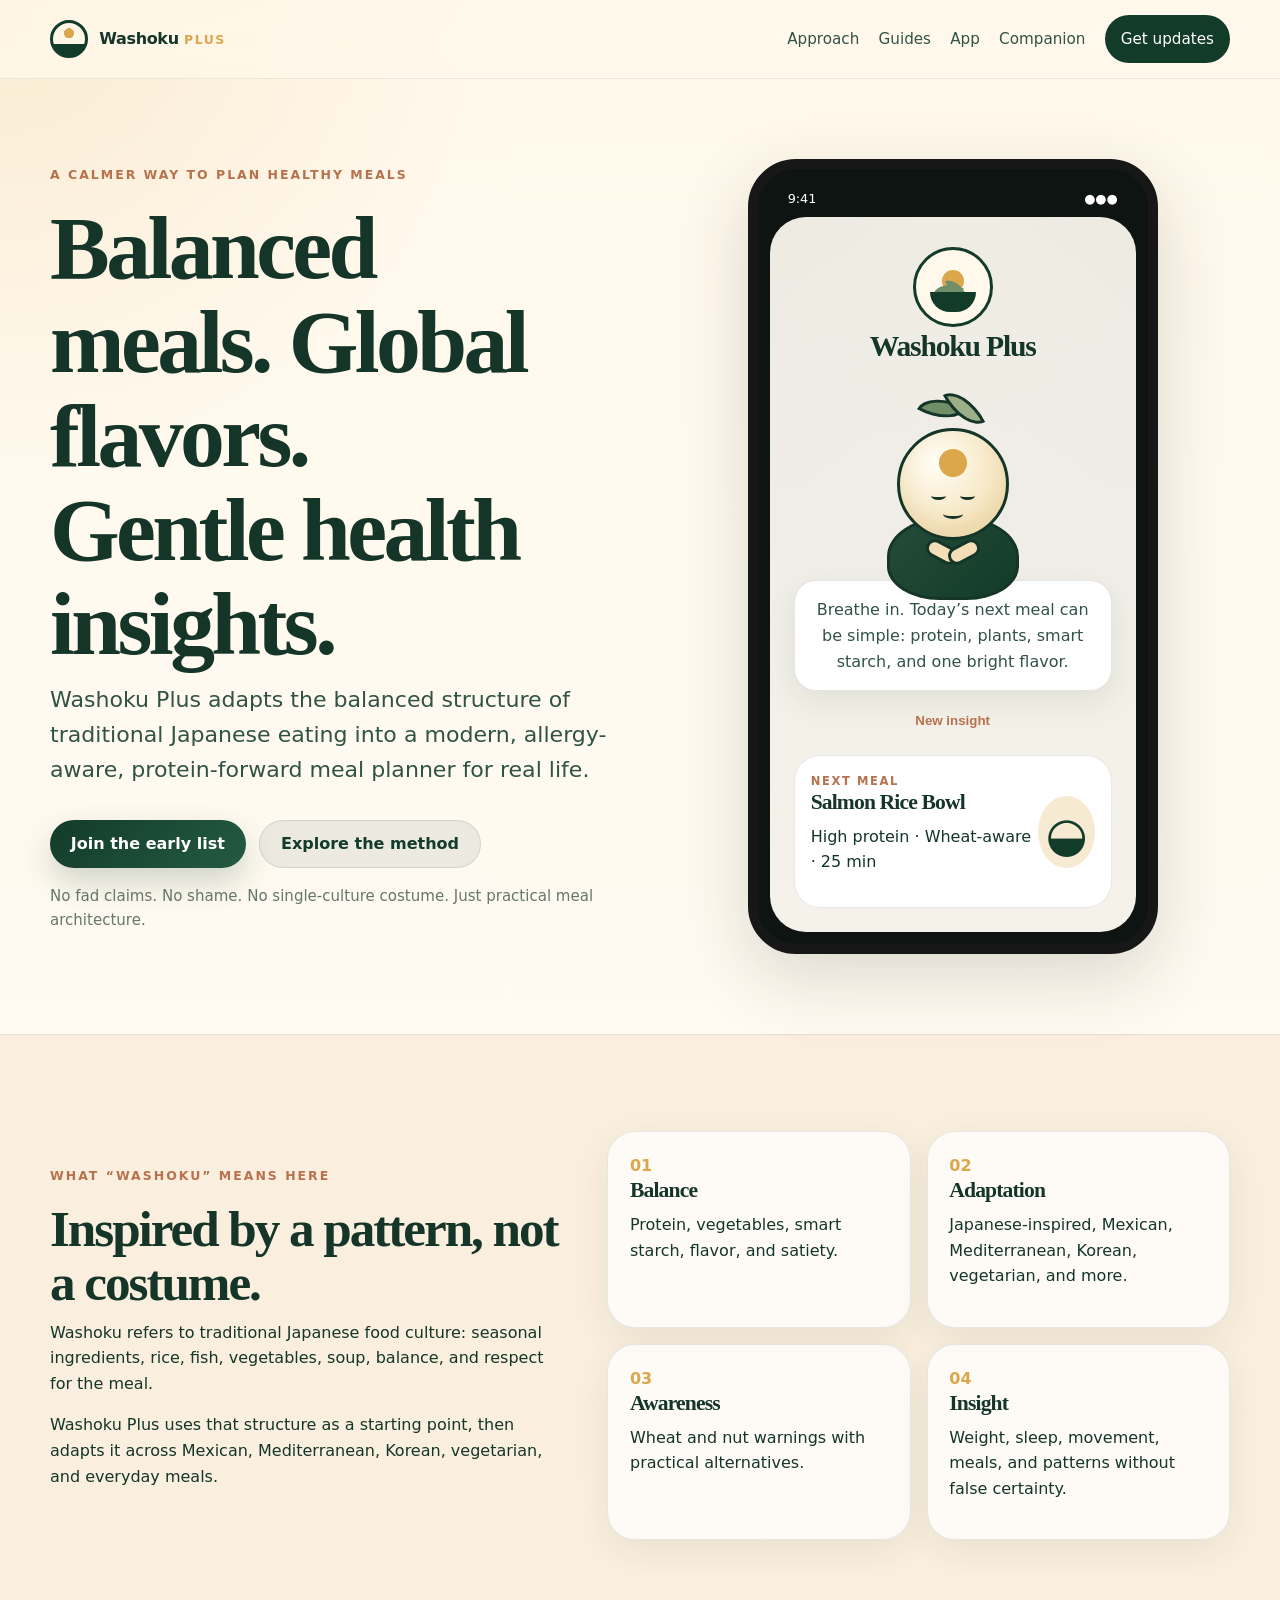
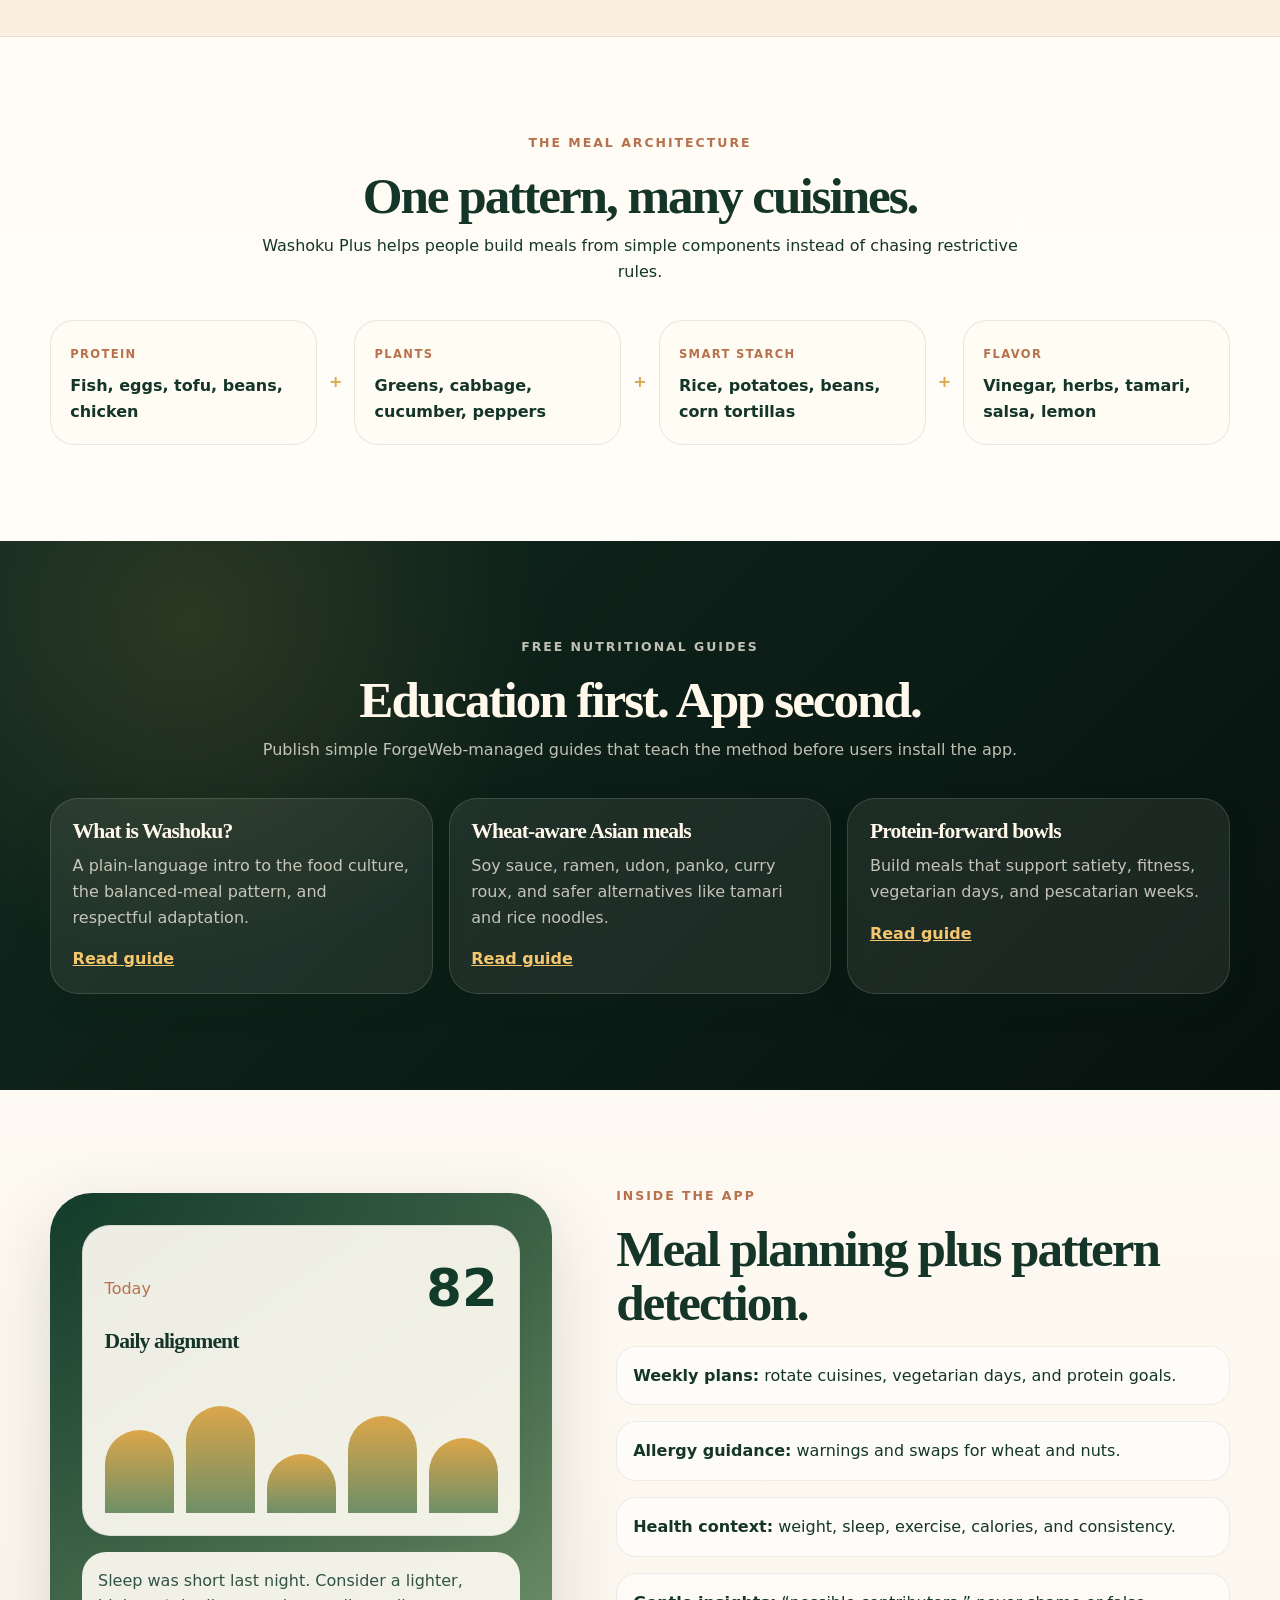
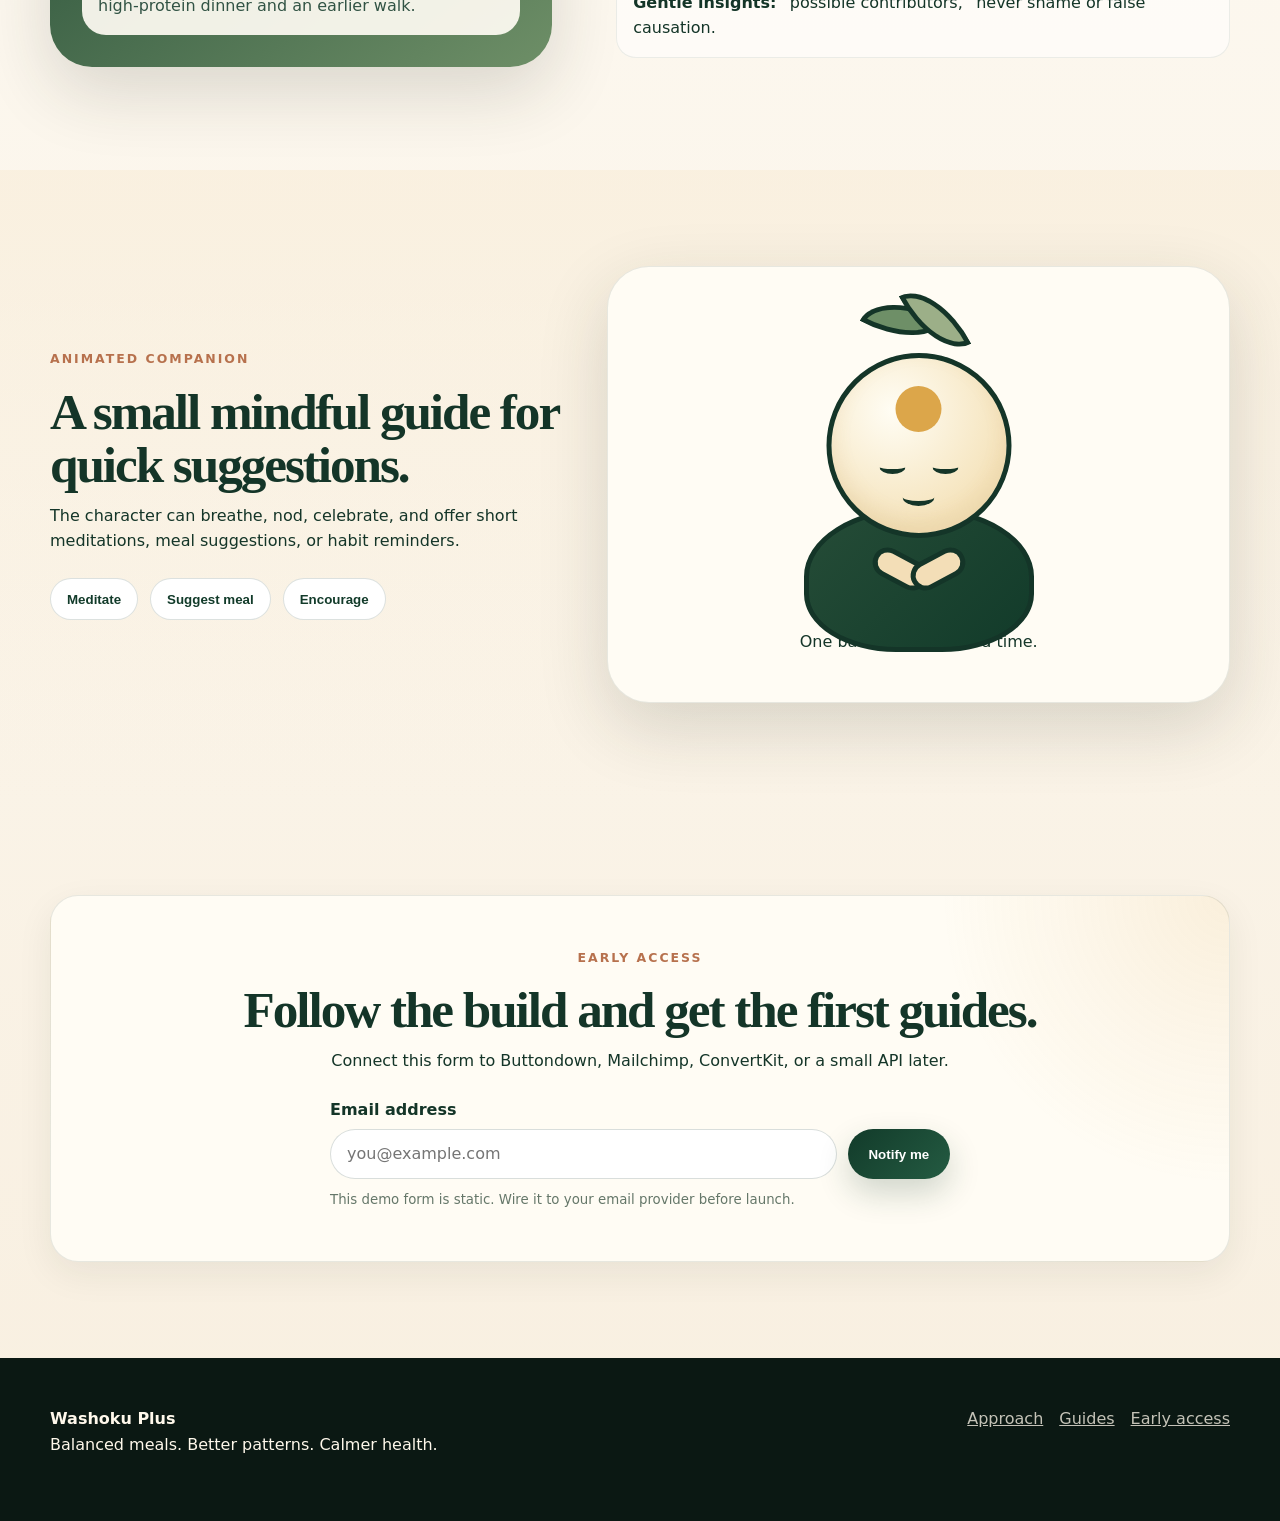
<file: website/index.html>
<!doctype html>
<html lang="en">
<head>
  <meta charset="utf-8">
  <meta name="viewport" content="width=device-width,initial-scale=1">
  <title>Washoku Plus — Balanced meals. Better patterns.</title>
  <meta name="description" content="A calm meal-planning app inspired by Washoku and adapted for global, allergy-aware, protein-forward, holistic health planning.">
  <meta name="theme-color" content="#123B2A">
  <meta property="og:title" content="Washoku Plus">
  <meta property="og:description" content="Balanced meals, mindful habits, and holistic health insights inspired by Washoku.">
  <meta property="og:image" content="assets/images/og-washoku-plus.svg">
  <link rel="icon" href="assets/images/favicon.svg">
  <link rel="stylesheet" href="assets/css/styles.css">
  <script defer src="assets/js/app.js"></script>
</head>
<body>
<header class="site-header">
  <nav class="shell nav">
    <a class="brand" href="#top" aria-label="Washoku Plus home">
      <span class="logo-dot" aria-hidden="true"></span>
      <span>Washoku <strong>Plus</strong></span>
    </a>
    <button class="menu-button" aria-expanded="false" aria-controls="nav-links">Menu</button>
    <div class="nav-links" id="nav-links">
      <a href="#approach">Approach</a>
      <a href="#guides">Guides</a>
      <a href="#app">App</a>
      <a href="#companion">Companion</a>
      <a href="#waitlist" class="nav-cta">Get updates</a>
    </div>
  </nav>
</header>

<main>
  <section id="top" class="hero shell">
    <div class="hero-copy reveal">
      <p class="eyebrow">A calmer way to plan healthy meals</p>
      <h1>Balanced meals. Global flavors. Gentle health insights.</h1>
      <p class="lead">Washoku Plus adapts the balanced structure of traditional Japanese eating into a modern, allergy-aware, protein-forward meal planner for real life.</p>
      <div class="hero-actions">
        <a class="button primary" href="#waitlist">Join the early list</a>
        <a class="button secondary" href="#approach">Explore the method</a>
      </div>
      <p class="microcopy">No fad claims. No shame. No single-culture costume. Just practical meal architecture.</p>
    </div>

    <aside class="phone-card reveal" aria-label="Washoku Plus app preview">
      <div class="phone">
        <div class="phone-status">9:41 <span>●●●</span></div>
        <div class="phone-content">
          <div class="app-logo">
            <div class="round-logo" aria-hidden="true">
              <span class="sun"></span><span class="leaf leaf-a"></span><span class="leaf leaf-b"></span><span class="bowl"></span>
            </div>
            <h2>Washoku Plus</h2>
          </div>

          <div class="companion-widget">
            <div class="mascot mascot-meditate" id="mascot" role="img" aria-label="Washoku Plus companion meditating">
              <div class="sprout left"></div><div class="sprout right"></div>
              <div class="head"><span class="gold-dot"></span><span class="eye eye-left"></span><span class="eye eye-right"></span><span class="smile"></span></div>
              <div class="body"><span class="hand hand-left"></span><span class="hand hand-right"></span></div>
            </div>
            <div class="speech" id="insightText">Breathe in. Today’s next meal can be simple: protein, plants, smart starch, and one bright flavor.</div>
            <button class="text-button" id="newInsightBtn" type="button">New insight</button>
          </div>

          <div class="next-meal-card">
            <div><p class="card-label">Next meal</p><h3>Salmon Rice Bowl</h3><p>High protein · Wheat-aware · 25 min</p></div>
            <div class="meal-icon" aria-hidden="true">◒</div>
          </div>
        </div>
      </div>
    </aside>
  </section>

  <section id="approach" class="section warm">
    <div class="shell two-column">
      <div class="reveal">
        <p class="eyebrow">What “Washoku” means here</p>
        <h2>Inspired by a pattern, not a costume.</h2>
        <p>Washoku refers to traditional Japanese food culture: seasonal ingredients, rice, fish, vegetables, soup, balance, and respect for the meal.</p>
        <p>Washoku Plus uses that structure as a starting point, then adapts it across Mexican, Mediterranean, Korean, vegetarian, and everyday meals.</p>
      </div>
      <div class="principles-grid reveal">
        <article><span>01</span><h3>Balance</h3><p>Protein, vegetables, smart starch, flavor, and satiety.</p></article>
        <article><span>02</span><h3>Adaptation</h3><p>Japanese-inspired, Mexican, Mediterranean, Korean, vegetarian, and more.</p></article>
        <article><span>03</span><h3>Awareness</h3><p>Wheat and nut warnings with practical alternatives.</p></article>
        <article><span>04</span><h3>Insight</h3><p>Weight, sleep, movement, meals, and patterns without false certainty.</p></article>
      </div>
    </div>
  </section>

  <section class="section shell">
    <div class="section-heading reveal">
      <p class="eyebrow">The meal architecture</p>
      <h2>One pattern, many cuisines.</h2>
      <p>Washoku Plus helps people build meals from simple components instead of chasing restrictive rules.</p>
    </div>
    <div class="pattern-row reveal">
      <div class="pattern-card"><span>Protein</span><strong>Fish, eggs, tofu, beans, chicken</strong></div>
      <div class="pattern-plus">+</div>
      <div class="pattern-card"><span>Plants</span><strong>Greens, cabbage, cucumber, peppers</strong></div>
      <div class="pattern-plus">+</div>
      <div class="pattern-card"><span>Smart starch</span><strong>Rice, potatoes, beans, corn tortillas</strong></div>
      <div class="pattern-plus">+</div>
      <div class="pattern-card"><span>Flavor</span><strong>Vinegar, herbs, tamari, salsa, lemon</strong></div>
    </div>
  </section>

  <section id="guides" class="section dark">
    <div class="shell">
      <div class="section-heading reveal">
        <p class="eyebrow">Free nutritional guides</p>
        <h2>Education first. App second.</h2>
        <p>Publish simple ForgeWeb-managed guides that teach the method before users install the app.</p>
      </div>
      <div class="guide-grid">
        <article class="guide-card reveal"><h3>What is Washoku?</h3><p>A plain-language intro to the food culture, the balanced-meal pattern, and respectful adaptation.</p><a href="guides/what-is-washoku.html">Read guide</a></article>
        <article class="guide-card reveal"><h3>Wheat-aware Asian meals</h3><p>Soy sauce, ramen, udon, panko, curry roux, and safer alternatives like tamari and rice noodles.</p><a href="guides/wheat-aware-asian-meals.html">Read guide</a></article>
        <article class="guide-card reveal"><h3>Protein-forward bowls</h3><p>Build meals that support satiety, fitness, vegetarian days, and pescatarian weeks.</p><a href="guides/protein-forward-bowls.html">Read guide</a></article>
      </div>
    </div>
  </section>

  <section id="app" class="section shell">
    <div class="feature-layout">
      <div class="dashboard-preview reveal">
        <div class="dashboard-card">
          <div class="dashboard-top"><span>Today</span><strong>82</strong></div>
          <h3>Daily alignment</h3>
          <div class="metric-bars" aria-hidden="true"><span style="--h:62%"></span><span style="--h:80%"></span><span style="--h:44%"></span><span style="--h:72%"></span><span style="--h:56%"></span></div>
        </div>
        <div class="dashboard-note">Sleep was short last night. Consider a lighter, high-protein dinner and an earlier walk.</div>
      </div>
      <div class="reveal">
        <p class="eyebrow">Inside the app</p>
        <h2>Meal planning plus pattern detection.</h2>
        <ul class="feature-list">
          <li><strong>Weekly plans:</strong> rotate cuisines, vegetarian days, and protein goals.</li>
          <li><strong>Allergy guidance:</strong> warnings and swaps for wheat and nuts.</li>
          <li><strong>Health context:</strong> weight, sleep, exercise, calories, and consistency.</li>
          <li><strong>Gentle insights:</strong> “possible contributors,” never shame or false causation.</li>
        </ul>
      </div>
    </div>
  </section>

  <section id="companion" class="section companion-section">
    <div class="shell two-column">
      <div class="reveal">
        <p class="eyebrow">Animated companion</p>
        <h2>A small mindful guide for quick suggestions.</h2>
        <p>The character can breathe, nod, celebrate, and offer short meditations, meal suggestions, or habit reminders.</p>
        <div class="interaction-panel"><button data-mode="meditate">Meditate</button><button data-mode="suggest">Suggest meal</button><button data-mode="celebrate">Encourage</button></div>
      </div>
      <div class="companion-stage reveal">
        <div class="mascot large mascot-meditate" id="largeMascot" aria-hidden="true">
          <div class="sprout left"></div><div class="sprout right"></div>
          <div class="head"><span class="gold-dot"></span><span class="eye eye-left"></span><span class="eye eye-right"></span><span class="smile"></span></div>
          <div class="body"><span class="hand hand-left"></span><span class="hand hand-right"></span></div>
        </div>
        <p id="companionCaption">One balanced meal at a time.</p>
      </div>
    </div>
  </section>

  <section id="waitlist" class="section shell">
    <div class="waitlist-card reveal">
      <p class="eyebrow">Early access</p>
      <h2>Follow the build and get the first guides.</h2>
      <p>Connect this form to Buttondown, Mailchimp, ConvertKit, or a small API later.</p>
      <form class="signup-form" action="#" method="post">
        <label for="email">Email address</label>
        <div><input id="email" name="email" type="email" placeholder="you@example.com"><button class="button primary" type="submit">Notify me</button></div>
        <small>This demo form is static. Wire it to your email provider before launch.</small>
      </form>
    </div>
  </section>
</main>

<footer class="site-footer">
  <div class="shell footer-grid">
    <div><strong>Washoku Plus</strong><p>Balanced meals. Better patterns. Calmer health.</p></div>
    <div><a href="#approach">Approach</a><a href="#guides">Guides</a><a href="#waitlist">Early access</a></div>
  </div>
</footer>
</body>
</html>
</file>
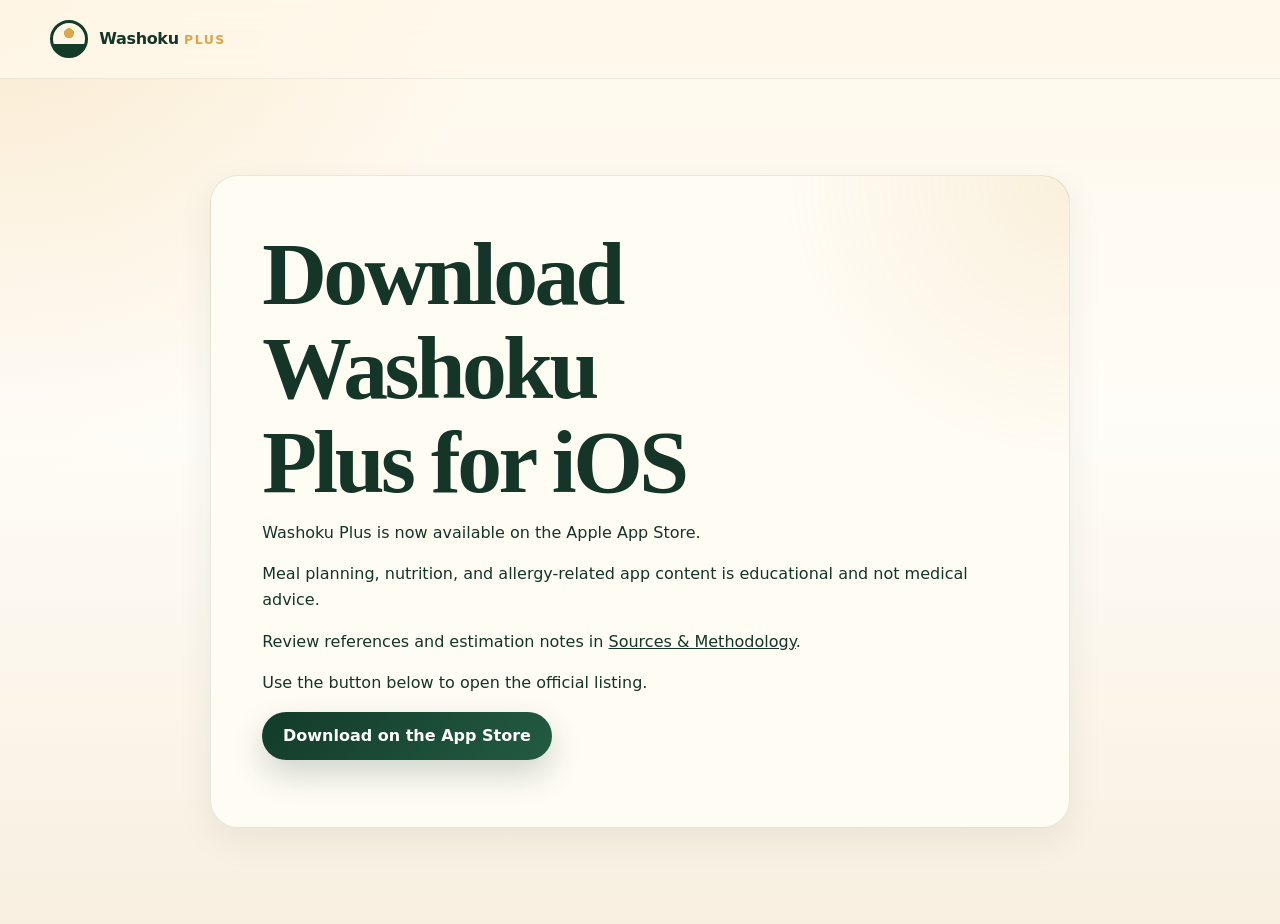
<file: docs/ios.html>
<!doctype html>
<html lang="en">
<head>
  <meta charset="utf-8">
  <meta name="viewport" content="width=device-width,initial-scale=1">
  <title>Download Washoku Plus for iOS on the Apple App Store</title>
  <meta name="description" content="Download Washoku Plus for iOS on the Apple App Store. Plan balanced meals with allergy-aware guidance, protein-forward ideas, and mindful nutrition support.">
  <link rel="canonical" href="https://www.washokuplus.com/ios.html">
  <meta name="apple-itunes-app" content="app-id=6771856203">
  <meta property="og:type" content="website">
  <meta property="og:url" content="https://www.washokuplus.com/ios.html">
  <meta property="og:site_name" content="Washoku Plus">
  <meta property="og:title" content="Download Washoku Plus for iOS">
  <meta property="og:description" content="Washoku Plus is live on the Apple App Store for balanced, allergy-aware meal planning.">
  <meta property="og:image" content="https://www.washokuplus.com/assets/images/og-washoku-plus.svg">
  <meta name="twitter:card" content="summary_large_image">
  <meta name="twitter:title" content="Download Washoku Plus for iOS">
  <meta name="twitter:description" content="Get Washoku Plus on iPhone and iPad for balanced meal planning and gentle nutrition insights.">
  <meta name="twitter:image" content="https://www.washokuplus.com/assets/images/og-washoku-plus.svg">
  <link rel="stylesheet" href="assets/css/styles.css">
  <script type="application/ld+json">
    {
      "@context": "https://schema.org",
      "@type": "SoftwareApplication",
      "name": "Washoku Plus",
      "applicationCategory": "HealthApplication",
      "operatingSystem": "iOS",
      "url": "https://www.washokuplus.com/ios.html",
      "downloadUrl": "https://apps.apple.com/il/app/washokuplus/id6771856203",
      "offers": {
        "@type": "Offer",
        "price": "0",
        "priceCurrency": "USD"
      }
    }
  </script>
</head>
<body>
<header class="site-header"><nav class="nav shell"><a class="brand" href="index.html"><span class="logo-dot"></span><span>Washoku <strong>Plus</strong></span></a></nav></header>
<main class="section shell">
  <article class="waitlist-card" style="max-width: 860px; margin:auto; text-align:left;">
    <h1>Download Washoku Plus for iOS</h1>
    <p>Washoku Plus is now available on the Apple App Store.</p>
    <p>Meal planning, nutrition, and allergy-related app content is educational and not medical advice.</p>
    <p>Review references and estimation notes in <a href="sources-methodology.html">Sources &amp; Methodology</a>.</p>
    <p>Use the button below to open the official listing.</p>
    <p><a class="button primary" href="https://apps.apple.com/il/app/washokuplus/id6771856203" target="_blank" rel="noopener">Download on the App Store</a></p>
  </article>
</main>
</body>
</html>
</file>
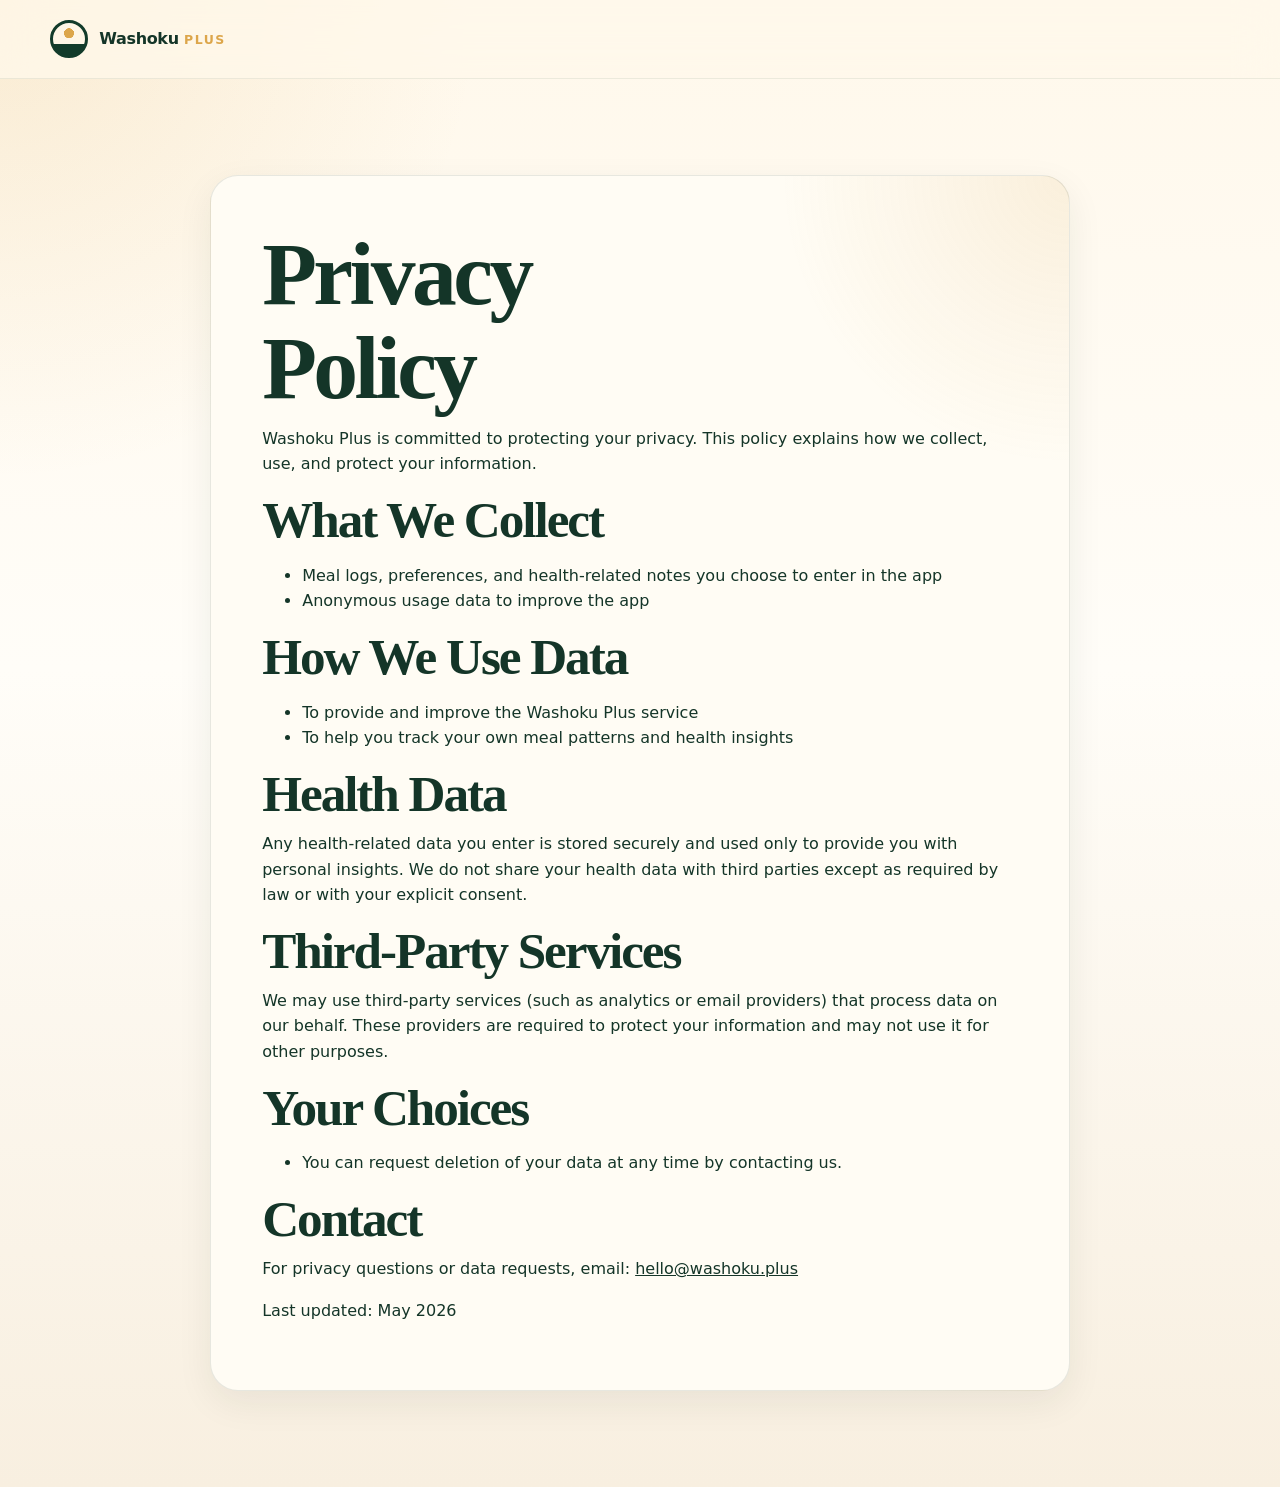
<file: docs/privacy.html>
<!doctype html>
<html lang="en">
<head>
  <meta charset="utf-8">
  <meta name="viewport" content="width=device-width,initial-scale=1">
  <title>Privacy Policy — Washoku Plus</title>
  <meta name="description" content="Privacy Policy for Washoku Plus meal planning app.">
    <meta name="theme-color" content="#123B2A">
    <link rel="canonical" href="https://www.washokuplus.com/privacy.html">
    <meta name="apple-itunes-app" content="app-id=6771856203">
    <meta property="og:type" content="website">
    <meta property="og:url" content="https://www.washokuplus.com/privacy.html">
    <meta property="og:site_name" content="Washoku Plus">
    <meta property="og:title" content="Privacy Policy — Washoku Plus">
    <meta property="og:description" content="Privacy Policy for Washoku Plus meal planning app.">
    <meta property="og:image" content="https://www.washokuplus.com/assets/images/og-washoku-plus.svg">
    <meta name="twitter:card" content="summary_large_image">
    <meta name="twitter:title" content="Privacy Policy — Washoku Plus">
    <meta name="twitter:description" content="Read the Washoku Plus privacy policy and data handling terms.">
    <meta name="twitter:image" content="https://www.washokuplus.com/assets/images/og-washoku-plus.svg">
    <link rel="icon" href="assets/images/favicon.svg">
  <link rel="stylesheet" href="assets/css/styles.css">
</head>
<body>
<header class="site-header"><nav class="nav shell"><a class="brand" href="index.html"><span class="logo-dot"></span><span>Washoku <strong>Plus</strong></span></a></nav></header>
<main class="section shell">
  <article class="waitlist-card" style="max-width: 860px; margin:auto; text-align:left;">
    <h1>Privacy Policy</h1>
    <p>Washoku Plus is committed to protecting your privacy. This policy explains how we collect, use, and protect your information.</p>
    <h2>What We Collect</h2>
    <ul>
      <li>Meal logs, preferences, and health-related notes you choose to enter in the app</li>
      <li>Anonymous usage data to improve the app</li>
    </ul>
    <h2>How We Use Data</h2>
    <ul>
      <li>To provide and improve the Washoku Plus service</li>
      <li>To help you track your own meal patterns and health insights</li>
    </ul>
    <h2>Health Data</h2>
    <p>Any health-related data you enter is stored securely and used only to provide you with personal insights. We do not share your health data with third parties except as required by law or with your explicit consent.</p>
    <h2>Third-Party Services</h2>
    <p>We may use third-party services (such as analytics or email providers) that process data on our behalf. These providers are required to protect your information and may not use it for other purposes.</p>
    <h2>Your Choices</h2>
    <ul>
      <li>You can request deletion of your data at any time by contacting us.</li>
    </ul>
    <h2>Contact</h2>
    <p>For privacy questions or data requests, email: <a href="mailto:hello@washoku.plus">hello@washoku.plus</a></p>
    <p>Last updated: May 2026</p>
  </article>
</main>
</body>
</html>
</file>
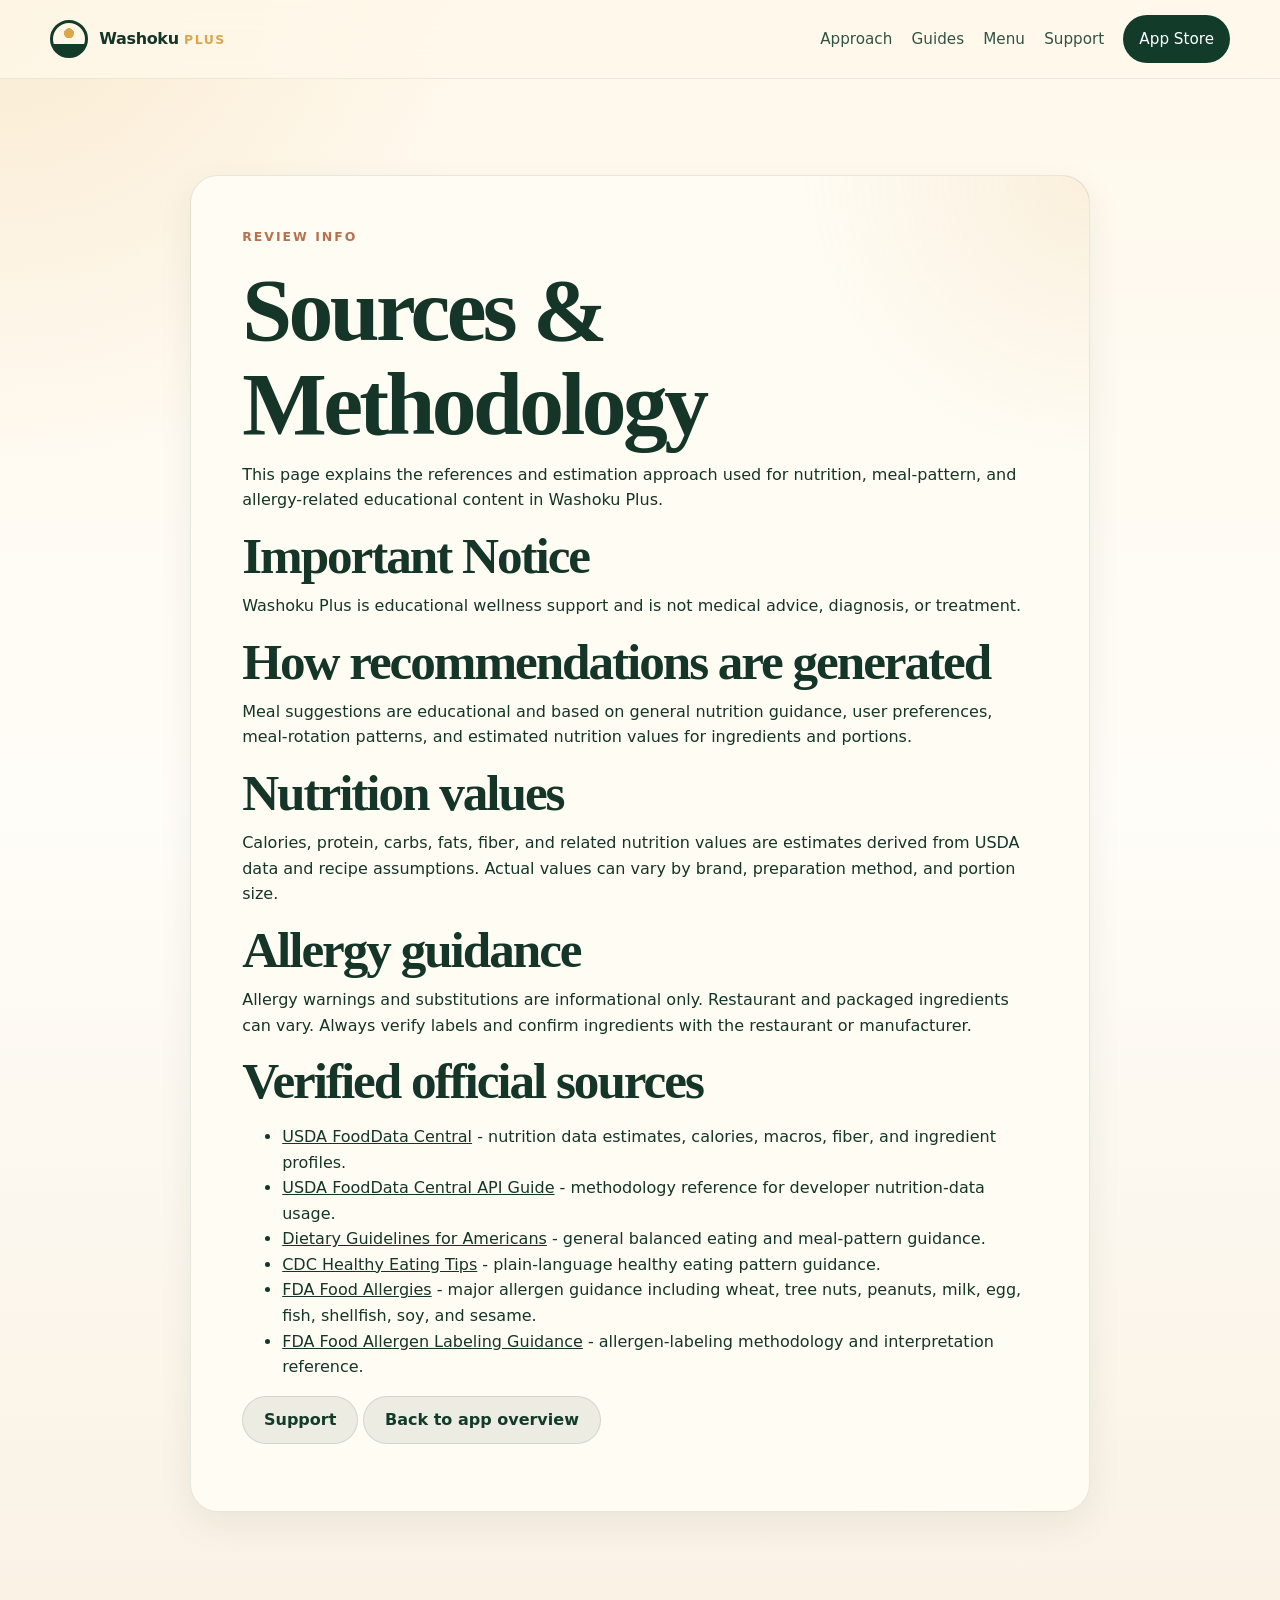
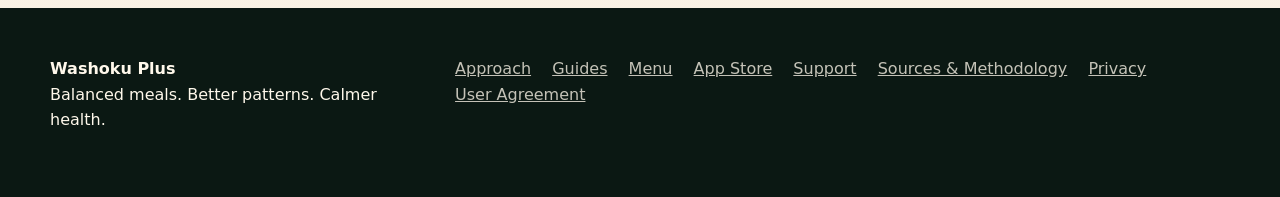
<file: docs/sources-methodology.html>
<!doctype html>
<html lang="en">
<head>
  <meta charset="utf-8">
  <meta name="viewport" content="width=device-width,initial-scale=1">
  <title>Sources & Methodology - Washoku Plus</title>
  <meta name="description" content="Verified nutrition, healthy-eating, and food-allergy sources used by Washoku Plus educational recommendations.">
  <meta name="theme-color" content="#123B2A">
    <link rel="canonical" href="https://www.washokuplus.com/sources-methodology.html">
    <meta name="apple-itunes-app" content="app-id=6771856203">
    <meta property="og:type" content="website">
    <meta property="og:url" content="https://www.washokuplus.com/sources-methodology.html">
    <meta property="og:site_name" content="Washoku Plus">
    <meta property="og:title" content="Sources & Methodology - Washoku Plus">
    <meta property="og:description" content="Verified nutrition, healthy-eating, and food-allergy sources used by Washoku Plus educational recommendations.">
    <meta property="og:image" content="https://www.washokuplus.com/assets/images/og-washoku-plus.svg">
    <meta name="twitter:card" content="summary_large_image">
    <meta name="twitter:title" content="Sources & Methodology - Washoku Plus">
    <meta name="twitter:description" content="Review the official nutrition and allergy methodology behind Washoku Plus guidance.">
    <meta name="twitter:image" content="https://www.washokuplus.com/assets/images/og-washoku-plus.svg">
  <link rel="icon" href="assets/images/favicon.svg">
  <link rel="stylesheet" href="assets/css/styles.css">
</head>
<body>
<header class="site-header">
  <nav class="shell nav">
    <a class="brand" href="index.html" aria-label="Washoku Plus home">
      <span class="logo-dot" aria-hidden="true"></span>
      <span>Washoku <strong>Plus</strong></span>
    </a>
    <button class="menu-button" aria-expanded="false" aria-controls="nav-links">Menu</button>
    <div class="nav-links" id="nav-links">
      <a href="index.html#approach">Approach</a>
      <a href="index.html#guides">Guides</a>
      <a href="menu.html">Menu</a>
      <a href="support.html">Support</a>
      <a href="https://apps.apple.com/il/app/washokuplus/id6771856203" target="_blank" rel="noopener" class="nav-cta">App Store</a>
    </div>
  </nav>
</header>

<main class="section shell">
  <article class="waitlist-card" style="max-width: 900px; margin:auto; text-align:left;">
    <p class="eyebrow">Review Info</p>
    <h1>Sources &amp; Methodology</h1>
    <p>This page explains the references and estimation approach used for nutrition, meal-pattern, and allergy-related educational content in Washoku Plus.</p>

    <h2>Important Notice</h2>
    <p>Washoku Plus is educational wellness support and is not medical advice, diagnosis, or treatment.</p>

    <h2>How recommendations are generated</h2>
    <p>Meal suggestions are educational and based on general nutrition guidance, user preferences, meal-rotation patterns, and estimated nutrition values for ingredients and portions.</p>

    <h2>Nutrition values</h2>
    <p>Calories, protein, carbs, fats, fiber, and related nutrition values are estimates derived from USDA data and recipe assumptions. Actual values can vary by brand, preparation method, and portion size.</p>

    <h2>Allergy guidance</h2>
    <p>Allergy warnings and substitutions are informational only. Restaurant and packaged ingredients can vary. Always verify labels and confirm ingredients with the restaurant or manufacturer.</p>

    <h2>Verified official sources</h2>
    <ul>
      <li><a href="https://fdc.nal.usda.gov/" target="_blank" rel="noopener">USDA FoodData Central</a> - nutrition data estimates, calories, macros, fiber, and ingredient profiles.</li>
      <li><a href="https://fdc.nal.usda.gov/api-guide" target="_blank" rel="noopener">USDA FoodData Central API Guide</a> - methodology reference for developer nutrition-data usage.</li>
      <li><a href="https://www.dietaryguidelines.gov/" target="_blank" rel="noopener">Dietary Guidelines for Americans</a> - general balanced eating and meal-pattern guidance.</li>
      <li><a href="https://www.cdc.gov/nutrition/features/healthy-eating-tips.html" target="_blank" rel="noopener">CDC Healthy Eating Tips</a> - plain-language healthy eating pattern guidance.</li>
      <li><a href="https://www.fda.gov/food/nutrition-food-labeling-and-critical-foods/food-allergies" target="_blank" rel="noopener">FDA Food Allergies</a> - major allergen guidance including wheat, tree nuts, peanuts, milk, egg, fish, shellfish, soy, and sesame.</li>
      <li><a href="https://www.fda.gov/food/food-allergensgluten-free-guidance-documents-regulatory-information/frequently-asked-questions-food-allergen-labeling-guidance-industry" target="_blank" rel="noopener">FDA Food Allergen Labeling Guidance</a> - allergen-labeling methodology and interpretation reference.</li>
    </ul>

    <p><a class="button secondary" href="support.html">Support</a> <a class="button secondary" href="index.html#app">Back to app overview</a></p>
  </article>
</main>

<footer class="site-footer">
  <div class="shell footer-grid">
    <div><strong>Washoku Plus</strong><p>Balanced meals. Better patterns. Calmer health.</p></div>
    <div>
      <a href="index.html#approach">Approach</a>
      <a href="index.html#guides">Guides</a>
      <a href="menu.html">Menu</a>
      <a href="https://apps.apple.com/il/app/washokuplus/id6771856203" target="_blank" rel="noopener">App Store</a>
      <a href="support.html">Support</a>
      <a href="sources-methodology.html">Sources &amp; Methodology</a>
      <a href="privacy.html">Privacy</a>
      <a href="user-agreement.html">User Agreement</a>
    </div>
  </div>
</footer>

<script>
  const menu = document.querySelector(".menu-button");
  const navLinks = document.querySelector("#nav-links");
  menu?.addEventListener("click", () => {
    const open = navLinks.classList.toggle("open");
    menu.setAttribute("aria-expanded", String(open));
  });
</script>
</body>
</html>
</file>
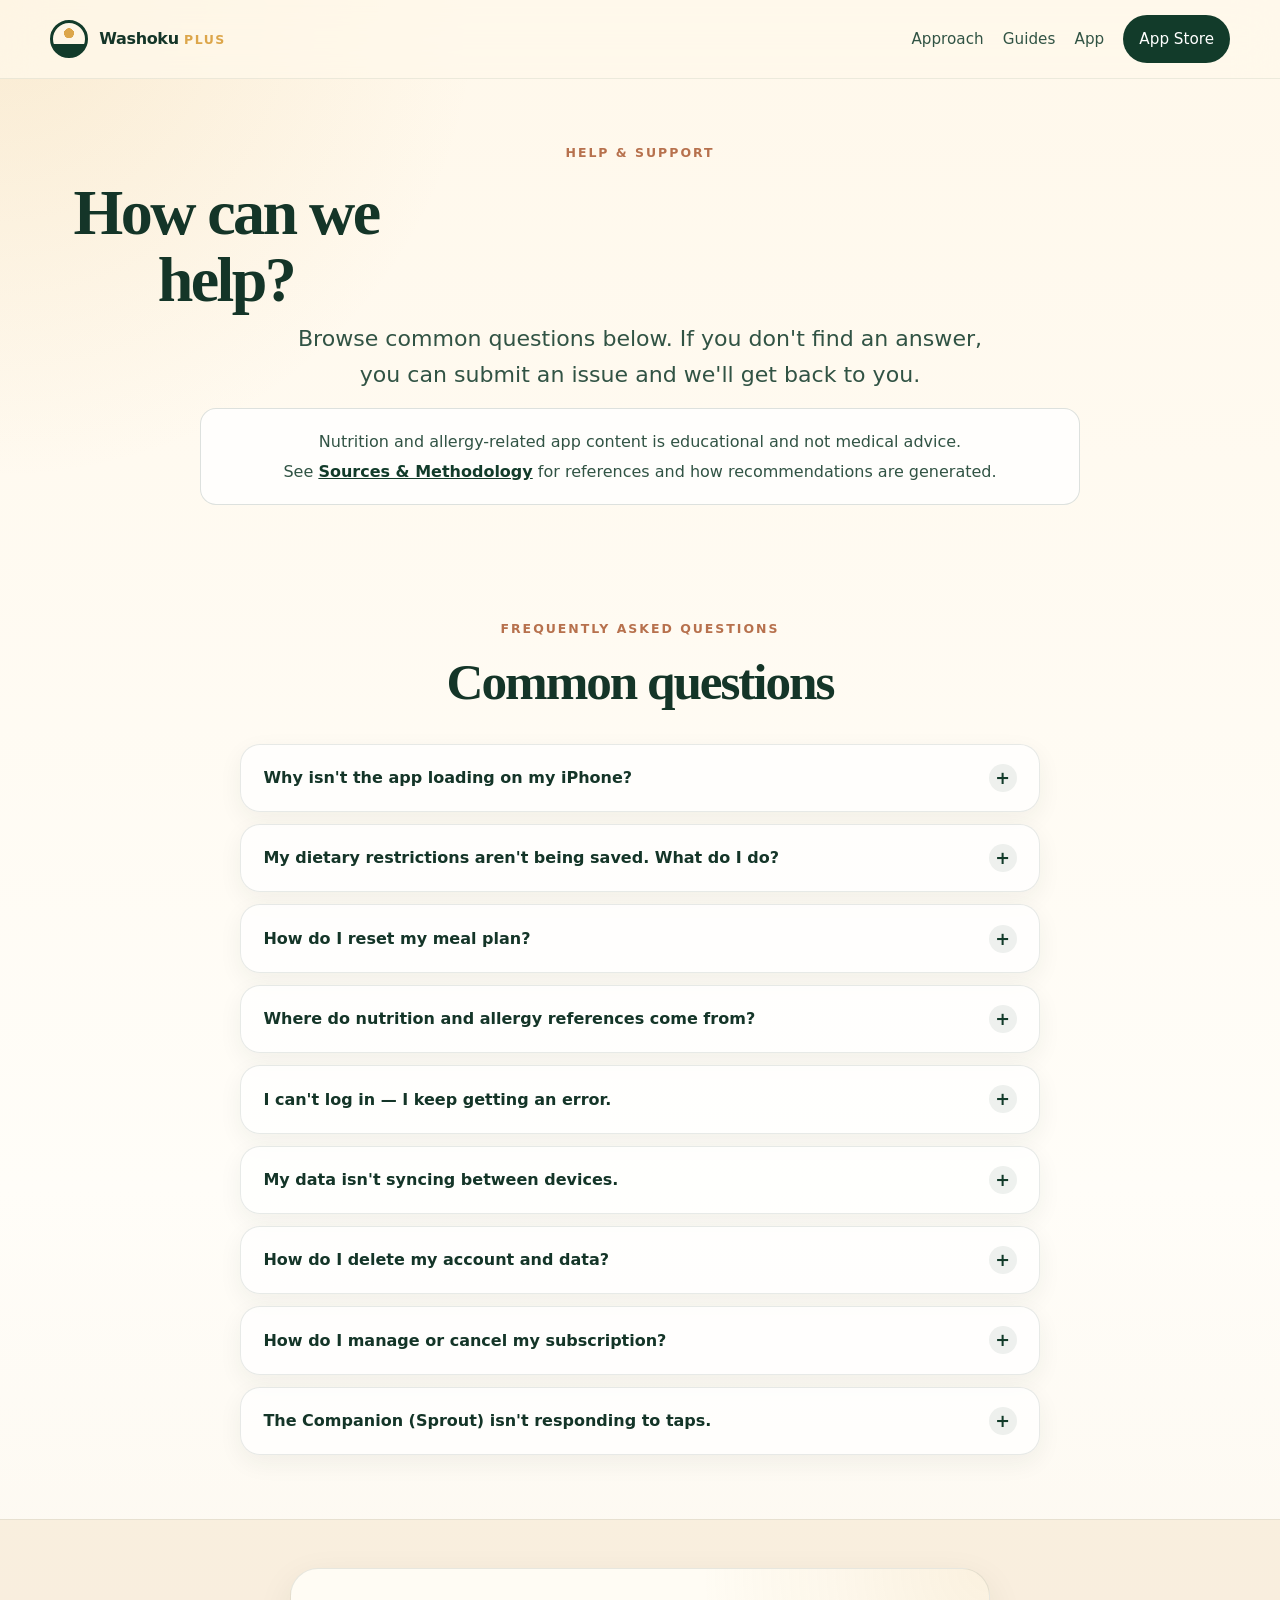
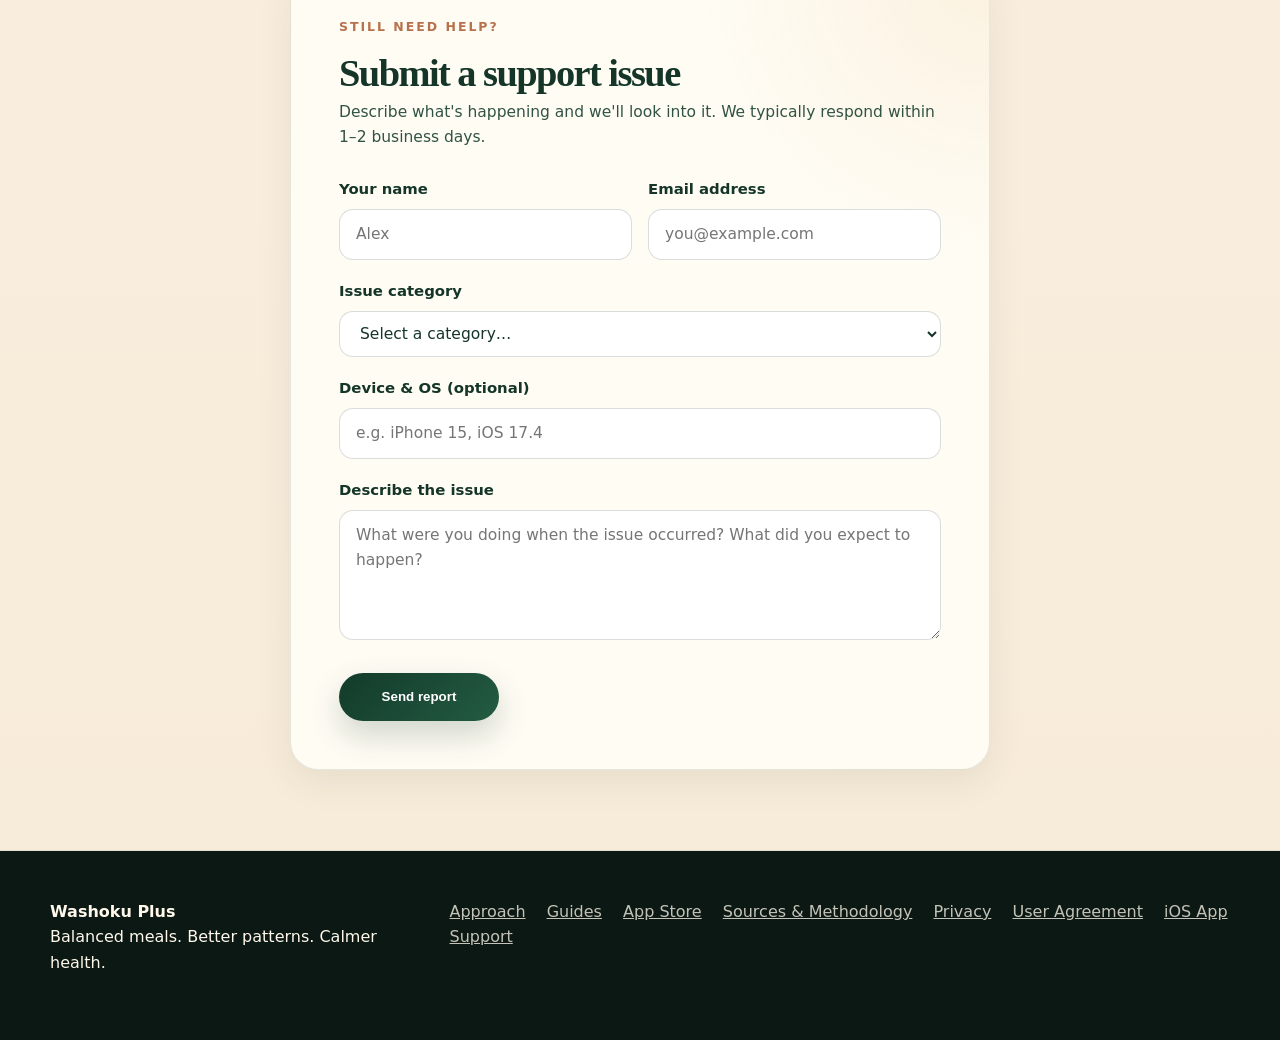
<file: docs/support.html>
<!doctype html>
<html lang="en">
<head>
  <meta charset="utf-8">
  <meta name="viewport" content="width=device-width,initial-scale=1">
  <title>Support — Washoku Plus</title>
  <meta name="description" content="Get help with Washoku Plus. Browse FAQs or submit a support issue.">
  <meta name="theme-color" content="#123B2A">
    <link rel="canonical" href="https://www.washokuplus.com/support.html">
    <meta name="apple-itunes-app" content="app-id=6771856203">
    <meta property="og:type" content="website">
    <meta property="og:url" content="https://www.washokuplus.com/support.html">
    <meta property="og:site_name" content="Washoku Plus">
    <meta property="og:title" content="Support — Washoku Plus">
    <meta property="og:description" content="Get help with Washoku Plus. Browse FAQs or submit a support issue.">
    <meta property="og:image" content="https://www.washokuplus.com/assets/images/og-washoku-plus.svg">
    <meta name="twitter:card" content="summary_large_image">
    <meta name="twitter:title" content="Support — Washoku Plus">
    <meta name="twitter:description" content="Get support, troubleshooting tips, and FAQs for the Washoku Plus app.">
    <meta name="twitter:image" content="https://www.washokuplus.com/assets/images/og-washoku-plus.svg">
  <link rel="icon" href="assets/images/favicon.svg">
  <link rel="stylesheet" href="assets/css/styles.css">
  <style>
    .support-hero{padding:4rem 0 2.5rem;text-align:center}
    .support-hero h1{font-size:clamp(2.4rem,5vw,4rem);margin-bottom:.5rem}
    .support-hero .lead{max-width:52ch;margin-inline:auto}
    .source-callout{max-width:880px;margin:0 auto 1.6rem;background:rgba(255,255,255,.8);border:1px solid rgba(20,53,40,.14);border-radius:16px;padding:1rem 1.2rem;color:var(--ink-2)}
    .source-callout p{margin:.25rem 0}
    .source-callout a{color:var(--moss);font-weight:700;text-decoration:underline}
    .faq-section{padding:3rem 0 4rem}
    .faq-grid{display:grid;gap:.75rem;max-width:800px;margin:2rem auto 0}
    .faq-item{background:rgba(255,255,255,.74);border:1px solid rgba(20,53,40,.1);border-radius:20px;overflow:hidden;box-shadow:0 8px 24px rgba(35,45,32,.06)}
    .faq-question{width:100%;display:flex;justify-content:space-between;align-items:center;gap:1rem;padding:1.2rem 1.4rem;background:transparent;border:0;text-align:left;font:inherit;font-weight:700;font-size:1rem;color:var(--ink);cursor:pointer}
    .faq-question:hover{background:rgba(18,59,42,.04)}
    .faq-icon{width:28px;height:28px;flex-shrink:0;border-radius:50%;background:rgba(18,59,42,.07);display:grid;place-items:center;color:var(--moss);font-size:1.1rem;transition:transform .25s ease,background .2s}
    .faq-item[open]>.faq-question .faq-icon{transform:rotate(45deg);background:var(--moss);color:#fff}
    .faq-answer{padding:0 1.4rem 1.4rem;color:var(--ink-2);font-size:.97rem;line-height:1.65}
    .faq-answer p{margin:0 0 .6rem}
    .faq-answer p:last-child{margin-bottom:0}
    .faq-answer a{color:var(--moss);font-weight:700;text-decoration:underline}
    details.faq-item summary{list-style:none}
    details.faq-item summary::-webkit-details-marker{display:none}
    .submit-section{padding:3rem 0 5rem}
    .support-form-card{max-width:700px;margin:0 auto;background:radial-gradient(circle at top right,rgba(220,166,74,.12),transparent 18rem),var(--paper);border:1px solid rgba(20,53,40,.1);border-radius:var(--radius);padding:clamp(1.5rem,4vw,3rem);box-shadow:0 12px 36px rgba(35,45,32,.08)}
    .support-form-card h2{font-size:clamp(1.6rem,3vw,2.4rem);margin-bottom:.4rem}
    .support-form-card>.lead{font-size:.97rem;color:var(--ink-2);margin-bottom:1.8rem}
    .form-group{margin-bottom:1.25rem}
    .form-group label{display:block;font-weight:700;font-size:.93rem;margin-bottom:.45rem}
    .form-group input,
    .form-group select,
    .form-group textarea{width:100%;padding:.75rem 1rem;border:1px solid rgba(20,53,40,.16);border-radius:14px;font:inherit;font-size:.97rem;background:#fff;color:var(--ink);transition:border-color .2s,box-shadow .2s}
    .form-group input:focus,
    .form-group select:focus,
    .form-group textarea:focus{outline:none;border-color:var(--moss);box-shadow:0 0 0 3px rgba(18,59,42,.12)}
    .form-group textarea{resize:vertical;min-height:130px}
    .form-row{display:grid;grid-template-columns:1fr 1fr;gap:1rem}
    .submit-row{display:flex;align-items:center;gap:1rem;flex-wrap:wrap;margin-top:1.6rem}
    .submit-row .button{min-width:160px}
    #submitStatus{font-size:.93rem;color:var(--ink-2)}
    #submitStatus.success{color:#1a6b3a;font-weight:700}
    #submitStatus.error{color:#b7423a;font-weight:700}
    @media(max-width:600px){.form-row{grid-template-columns:1fr}}
  </style>
</head>
<body>
<header class="site-header">
  <nav class="nav shell">
    <a class="brand" href="index.html" aria-label="Washoku Plus home">
      <span class="logo-dot" aria-hidden="true"></span>
      <span>Washoku <strong>Plus</strong></span>
    </a>
    <button class="menu-button" aria-expanded="false" aria-controls="nav-links">Menu</button>
    <div class="nav-links" id="nav-links">
      <a href="index.html#approach">Approach</a>
      <a href="index.html#guides">Guides</a>
      <a href="index.html#app">App</a>
      <a href="https://apps.apple.com/il/app/washokuplus/id6771856203" target="_blank" rel="noopener" class="nav-cta">App Store</a>
    </div>
  </nav>
</header>

<main>

  <section class="support-hero shell reveal">
    <p class="eyebrow">Help &amp; Support</p>
    <h1>How can we help?</h1>
    <p class="lead">Browse common questions below. If you don't find an answer, you can submit an issue and we'll get back to you.</p>
    <div class="source-callout">
      <p>Nutrition and allergy-related app content is educational and not medical advice.</p>
      <p>See <a href="sources-methodology.html">Sources &amp; Methodology</a> for references and how recommendations are generated.</p>
    </div>
  </section>

  <!-- FAQ ---------------------------------------------------------------->
  <section class="faq-section">
    <div class="shell">
      <div class="section-heading reveal">
        <p class="eyebrow">Frequently Asked Questions</p>
        <h2>Common questions</h2>
      </div>

      <div class="faq-grid">

        <details class="faq-item reveal">
          <summary class="faq-question">
            Why isn't the app loading on my iPhone?
            <span class="faq-icon" aria-hidden="true">+</span>
          </summary>
          <div class="faq-answer">
            <p>First, force-quit the app and reopen it. If the issue persists, go to <strong>Settings → General → iPhone Storage → Washoku Plus</strong> and tap <em>Offload App</em>, then reinstall from the App Store. Make sure you're running iOS 16 or later.</p>
            <p>Still stuck? Check your internet connection — some features require a live connection on first launch.</p>
          </div>
        </details>

        <details class="faq-item reveal">
          <summary class="faq-question">
            My dietary restrictions aren't being saved. What do I do?
            <span class="faq-icon" aria-hidden="true">+</span>
          </summary>
          <div class="faq-answer">
            <p>Go to <strong>Profile → Dietary Preferences</strong> and tap <em>Save</em> after making any changes. If preferences reset after closing the app, sign out and sign back in to re-sync your profile from the server.</p>
            <p>If you're using the app offline, changes will sync automatically the next time a connection is available.</p>
          </div>
        </details>

        <details class="faq-item reveal">
          <summary class="faq-question">
            How do I reset my meal plan?
            <span class="faq-icon" aria-hidden="true">+</span>
          </summary>
          <div class="faq-answer">
            <p>Navigate to <strong>Meal Plan → Week View</strong> and tap the three-dot menu in the top-right corner. Select <em>Reset Week</em> or <em>Start Fresh</em>. This will clear the current week's plan but preserve your meal history and saved recipes.</p>
          </div>
        </details>

        <details class="faq-item reveal">
          <summary class="faq-question">
            Where do nutrition and allergy references come from?
            <span class="faq-icon" aria-hidden="true">+</span>
          </summary>
          <div class="faq-answer">
            <p>Washoku Plus uses official references for educational nutrition and allergy guidance. Nutrition estimates are based on <a href="https://fdc.nal.usda.gov/" target="_blank" rel="noopener">USDA FoodData Central</a> and the <a href="https://fdc.nal.usda.gov/api-guide" target="_blank" rel="noopener">FoodData Central API Guide</a>.</p>
            <p>General meal-pattern language references <a href="https://www.dietaryguidelines.gov/" target="_blank" rel="noopener">Dietary Guidelines for Americans</a> and <a href="https://www.cdc.gov/nutrition/features/healthy-eating-tips.html" target="_blank" rel="noopener">CDC Healthy Eating Tips</a>.</p>
            <p>Allergy information references <a href="https://www.fda.gov/food/nutrition-food-labeling-and-critical-foods/food-allergies" target="_blank" rel="noopener">FDA Food Allergies</a> and <a href="https://www.fda.gov/food/food-allergensgluten-free-guidance-documents-regulatory-information/frequently-asked-questions-food-allergen-labeling-guidance-industry" target="_blank" rel="noopener">FDA Food Allergen Labeling Guidance</a>. Ingredient lists can vary, so verify labels and restaurant details.</p>
            <p>Complete details: <a href="sources-methodology.html">Sources &amp; Methodology</a>.</p>
          </div>
        </details>

        <details class="faq-item reveal">
          <summary class="faq-question">
            I can't log in — I keep getting an error.
            <span class="faq-icon" aria-hidden="true">+</span>
          </summary>
          <div class="faq-answer">
            <p>Double-check that caps lock is off and your email matches the one you registered with. Use <em>Forgot password</em> on the sign-in screen to receive a reset link.</p>
            <p>If you signed up via Apple or Google, tap the corresponding button on the sign-in screen — these accounts don't use a separate password.</p>
            <p>If the reset email doesn't arrive within 5 minutes, check your spam folder or <a href="#submit-issue">submit a support issue</a> below.</p>
          </div>
        </details>

        <details class="faq-item reveal">
          <summary class="faq-question">
            My data isn't syncing between devices.
            <span class="faq-icon" aria-hidden="true">+</span>
          </summary>
          <div class="faq-answer">
            <p>Make sure you're signed in with the same account on both devices. Open the app on each device while connected to Wi-Fi — sync happens automatically within a few seconds.</p>
            <p>If data is still out of date, pull down on the main screen to force a manual refresh. If the problem continues, <a href="#submit-issue">let us know</a>.</p>
          </div>
        </details>

        <details class="faq-item reveal">
          <summary class="faq-question">
            How do I delete my account and data?
            <span class="faq-icon" aria-hidden="true">+</span>
          </summary>
          <div class="faq-answer">
            <p>Go to <strong>Profile → Settings → Delete Account</strong>. This will permanently remove your account, meal history, and all personal data within 30 days as required by applicable privacy laws.</p>
            <p>You can also request deletion by emailing <a href="mailto:hello@washoku.plus">hello@washoku.plus</a> with the subject line <em>Delete My Account</em>.</p>
          </div>
        </details>

        <details class="faq-item reveal">
          <summary class="faq-question">
            How do I manage or cancel my subscription?
            <span class="faq-icon" aria-hidden="true">+</span>
          </summary>
          <div class="faq-answer">
            <p>Subscriptions are managed through the App Store. On your iPhone go to <strong>Settings → [your name] → Subscriptions</strong>, find Washoku Plus, and tap to modify or cancel.</p>
            <p>We do not have the ability to manage App Store subscriptions directly — Apple handles all billing for iOS purchases.</p>
          </div>
        </details>

        <details class="faq-item reveal">
          <summary class="faq-question">
            The Companion (Sprout) isn't responding to taps.
            <span class="faq-icon" aria-hidden="true">+</span>
          </summary>
          <div class="faq-answer">
            <p>The Companion feature requires an active connection to generate new insights. Verify you have internet access, then pull-to-refresh the Home screen. If the issue persists after a force-quit, <a href="#submit-issue">submit a report</a> and include your device model and iOS version.</p>
          </div>
        </details>

      </div>
    </div>
  </section>

  <!-- Submit Issue -------------------------------------------------------->
  <section id="submit-issue" class="submit-section section warm">
    <div class="shell">
      <div class="support-form-card reveal">
        <p class="eyebrow">Still need help?</p>
        <h2>Submit a support issue</h2>
        <p class="lead">Describe what's happening and we'll look into it. We typically respond within 1–2 business days.</p>

        <form id="supportForm" novalidate>
          <div class="form-row">
            <div class="form-group">
              <label for="supportName">Your name</label>
              <input type="text" id="supportName" name="name" placeholder="Alex" autocomplete="name" required>
            </div>
            <div class="form-group">
              <label for="supportEmail">Email address</label>
              <input type="email" id="supportEmail" name="email" placeholder="you@example.com" autocomplete="email" required>
            </div>
          </div>

          <div class="form-group">
            <label for="supportCategory">Issue category</label>
            <select id="supportCategory" name="category" required>
              <option value="" disabled selected>Select a category…</option>
              <option value="account">Account &amp; sign-in</option>
              <option value="sync">Data sync</option>
              <option value="meal-plan">Meal planning</option>
              <option value="dietary">Dietary preferences</option>
              <option value="subscription">Subscription &amp; billing</option>
              <option value="companion">Companion (Sprout)</option>
              <option value="performance">App performance or crashes</option>
              <option value="other">Other</option>
            </select>
          </div>

          <div class="form-group">
            <label for="supportDevice">Device &amp; OS (optional)</label>
            <input type="text" id="supportDevice" name="device" placeholder="e.g. iPhone 15, iOS 17.4">
          </div>

          <div class="form-group">
            <label for="supportDescription">Describe the issue</label>
            <textarea id="supportDescription" name="description" placeholder="What were you doing when the issue occurred? What did you expect to happen?" required></textarea>
          </div>

          <div class="submit-row">
            <button type="submit" class="button primary" id="submitBtn">Send report</button>
            <span id="submitStatus" role="live" aria-live="polite"></span>
          </div>
        </form>
      </div>
    </div>
  </section>

</main>

<footer class="site-footer">
  <div class="shell footer-grid">
    <div><strong>Washoku Plus</strong><p>Balanced meals. Better patterns. Calmer health.</p></div>
    <div>
      <a href="index.html#approach">Approach</a>
      <a href="index.html#guides">Guides</a>
      <a href="https://apps.apple.com/il/app/washokuplus/id6771856203" target="_blank" rel="noopener">App Store</a>
      <a href="sources-methodology.html">Sources &amp; Methodology</a>
      <a href="privacy.html">Privacy</a>
      <a href="user-agreement.html">User Agreement</a>
      <a href="ios.html">iOS App</a>
      <a href="support.html">Support</a>
    </div>
  </div>
</footer>

<script>
  // ── FAQ accordion: keyboard & mouse ──────────────────────────────────
  document.querySelectorAll("details.faq-item").forEach(detail => {
    detail.addEventListener("toggle", () => {
      if (detail.open) {
        document.querySelectorAll("details.faq-item").forEach(other => {
          if (other !== detail) other.removeAttribute("open");
        });
      }
    });
  });

  // ── Nav menu toggle ───────────────────────────────────────────────────
  const menu = document.querySelector(".menu-button");
  const navLinks = document.querySelector("#nav-links");
  menu?.addEventListener("click", () => {
    const open = navLinks.classList.toggle("open");
    menu.setAttribute("aria-expanded", String(open));
  });

  // ── Scroll reveal ─────────────────────────────────────────────────────
  const observer = new IntersectionObserver(entries => {
    entries.forEach(e => { if (e.isIntersecting) e.target.classList.add("is-visible"); });
  }, { threshold: 0.1 });
  document.querySelectorAll(".reveal").forEach(el => observer.observe(el));

  // ── Support form submission ───────────────────────────────────────────
  const LABS_API_ENDPOINT = "https://api.washoku.plus/labs/support";

  const form = document.getElementById("supportForm");
  const submitBtn = document.getElementById("submitBtn");
  const submitStatus = document.getElementById("submitStatus");

  form?.addEventListener("submit", async e => {
    e.preventDefault();

    const name = document.getElementById("supportName").value.trim();
    const email = document.getElementById("supportEmail").value.trim();
    const category = document.getElementById("supportCategory").value;
    const device = document.getElementById("supportDevice").value.trim();
    const description = document.getElementById("supportDescription").value.trim();

    if (!name || !email || !category || !description) {
      submitStatus.className = "error";
      submitStatus.textContent = "Please fill in all required fields.";
      return;
    }

    if (!/^[^\s@]+@[^\s@]+\.[^\s@]+$/.test(email)) {
      submitStatus.className = "error";
      submitStatus.textContent = "Please enter a valid email address.";
      return;
    }

    submitBtn.disabled = true;
    submitBtn.textContent = "Sending…";
    submitStatus.className = "";
    submitStatus.textContent = "";

    const payload = { name, email, category, device, description };

    try {
      const res = await fetch(LABS_API_ENDPOINT, {
        method: "POST",
        headers: { "Content-Type": "application/json" },
        body: JSON.stringify(payload)
      });

      if (!res.ok) throw new Error(`Server responded with ${res.status}`);

      form.reset();
      submitBtn.disabled = false;
      submitBtn.textContent = "Send report";
      submitStatus.className = "success";
      submitStatus.textContent = "Report sent — thanks! We'll follow up by email within 1–2 business days.";
    } catch (err) {
      submitBtn.disabled = false;
      submitBtn.textContent = "Send report";
      submitStatus.className = "error";
      submitStatus.textContent = "Something went wrong. Please try again or email hello@washoku.plus directly.";
      console.error("Support submission error:", err);
    }
  });
</script>
</body>
</html>
</file>
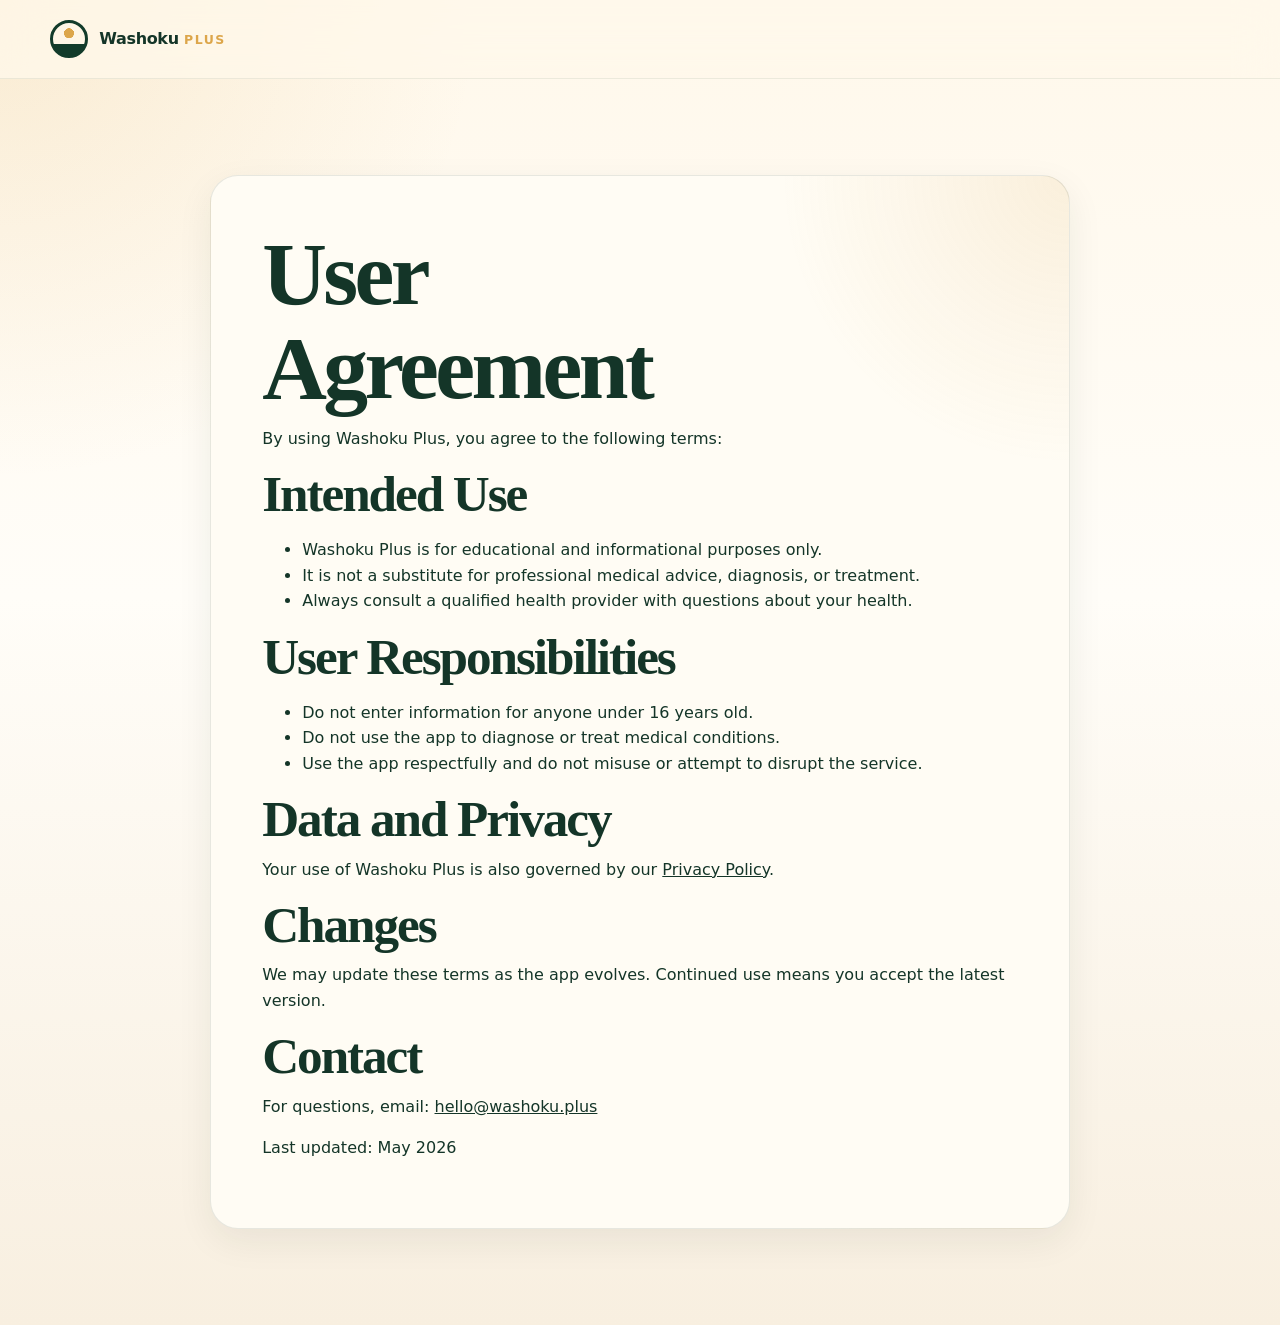
<file: docs/user-agreement.html>
<!doctype html>
<html lang="en">
<head>
  <meta charset="utf-8">
  <meta name="viewport" content="width=device-width,initial-scale=1">
  <title>User Agreement — Washoku Plus</title>
  <meta name="description" content="User Agreement for Washoku Plus meal planning app.">
    <meta name="theme-color" content="#123B2A">
    <link rel="canonical" href="https://www.washokuplus.com/user-agreement.html">
    <meta name="apple-itunes-app" content="app-id=6771856203">
    <meta property="og:type" content="website">
    <meta property="og:url" content="https://www.washokuplus.com/user-agreement.html">
    <meta property="og:site_name" content="Washoku Plus">
    <meta property="og:title" content="User Agreement — Washoku Plus">
    <meta property="og:description" content="User Agreement for Washoku Plus meal planning app.">
    <meta property="og:image" content="https://www.washokuplus.com/assets/images/og-washoku-plus.svg">
    <meta name="twitter:card" content="summary_large_image">
    <meta name="twitter:title" content="User Agreement — Washoku Plus">
    <meta name="twitter:description" content="Read the terms and user responsibilities for using Washoku Plus.">
    <meta name="twitter:image" content="https://www.washokuplus.com/assets/images/og-washoku-plus.svg">
    <link rel="icon" href="assets/images/favicon.svg">
  <link rel="stylesheet" href="assets/css/styles.css">
</head>
<body>
<header class="site-header"><nav class="nav shell"><a class="brand" href="index.html"><span class="logo-dot"></span><span>Washoku <strong>Plus</strong></span></a></nav></header>
<main class="section shell">
  <article class="waitlist-card" style="max-width: 860px; margin:auto; text-align:left;">
    <h1>User Agreement</h1>
    <p>By using Washoku Plus, you agree to the following terms:</p>
    <h2>Intended Use</h2>
    <ul>
      <li>Washoku Plus is for educational and informational purposes only.</li>
      <li>It is not a substitute for professional medical advice, diagnosis, or treatment.</li>
      <li>Always consult a qualified health provider with questions about your health.</li>
    </ul>
    <h2>User Responsibilities</h2>
    <ul>
      <li>Do not enter information for anyone under 16 years old.</li>
      <li>Do not use the app to diagnose or treat medical conditions.</li>
      <li>Use the app respectfully and do not misuse or attempt to disrupt the service.</li>
    </ul>
    <h2>Data and Privacy</h2>
    <p>Your use of Washoku Plus is also governed by our <a href="privacy.html">Privacy Policy</a>.</p>
    <h2>Changes</h2>
    <p>We may update these terms as the app evolves. Continued use means you accept the latest version.</p>
    <h2>Contact</h2>
    <p>For questions, email: <a href="mailto:hello@washoku.plus">hello@washoku.plus</a></p>
    <p>Last updated: May 2026</p>
  </article>
</main>
</body>
</html>
</file>
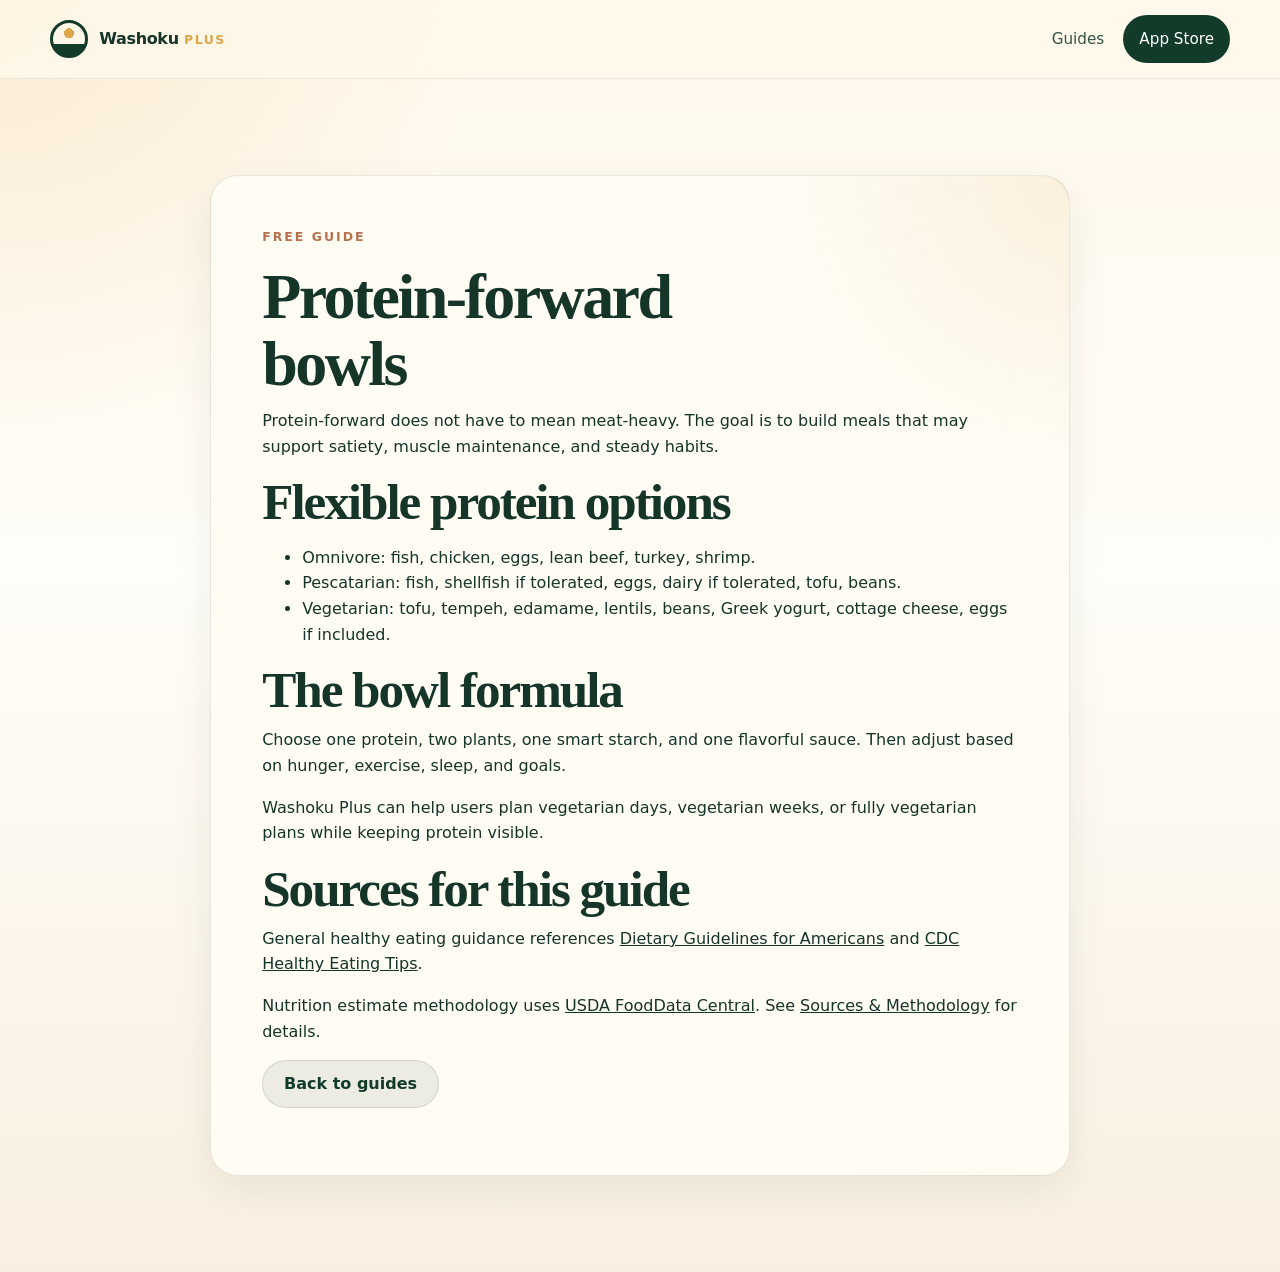
<file: docs/guides/protein-forward-bowls.html>
<!doctype html>
<html lang="en">
<head><meta charset="utf-8"><meta name="viewport" content="width=device-width,initial-scale=1"><title>Protein-forward bowls — Washoku Plus</title><meta name="description" content="How to build satisfying bowls for omnivore, pescatarian, and vegetarian days."><meta name="theme-color" content="#123B2A"><link rel="canonical" href="https://www.washokuplus.com/guides/protein-forward-bowls.html"><meta name="apple-itunes-app" content="app-id=6771856203"><meta property="og:type" content="article"><meta property="og:url" content="https://www.washokuplus.com/guides/protein-forward-bowls.html"><meta property="og:site_name" content="Washoku Plus"><meta property="og:title" content="Protein-forward bowls — Washoku Plus"><meta property="og:description" content="How to build satisfying bowls for omnivore, pescatarian, and vegetarian days."><meta property="og:image" content="https://www.washokuplus.com/assets/images/og-washoku-plus.svg"><meta name="twitter:card" content="summary_large_image"><meta name="twitter:title" content="Protein-forward bowls — Washoku Plus"><meta name="twitter:description" content="Build protein-forward, balanced bowls for omnivore, pescatarian, and vegetarian days."><meta name="twitter:image" content="https://www.washokuplus.com/assets/images/og-washoku-plus.svg"><link rel="icon" href="../assets/images/favicon.svg"><link rel="stylesheet" href="../assets/css/styles.css"></head>
<body>
<header class="site-header"><nav class="nav shell"><a class="brand" href="../index.html"><span class="logo-dot"></span><span>Washoku <strong>Plus</strong></span></a><div class="nav-links"><a href="../index.html#guides">Guides</a><a href="https://apps.apple.com/il/app/washokuplus/id6771856203" target="_blank" rel="noopener" class="nav-cta">App Store</a></div></nav></header>
<main class="section shell"><article class="waitlist-card" style="text-align:left; max-width: 860px; margin:auto;"><p class="eyebrow">Free guide</p><h1 style="font-size: clamp(2.4rem, 5vw, 4.6rem); max-width: 14ch;">Protein-forward bowls</h1><p>Protein-forward does not have to mean meat-heavy. The goal is to build meals that may support satiety, muscle maintenance, and steady habits.</p><h2>Flexible protein options</h2><ul><li>Omnivore: fish, chicken, eggs, lean beef, turkey, shrimp.</li><li>Pescatarian: fish, shellfish if tolerated, eggs, dairy if tolerated, tofu, beans.</li><li>Vegetarian: tofu, tempeh, edamame, lentils, beans, Greek yogurt, cottage cheese, eggs if included.</li></ul><h2>The bowl formula</h2><p>Choose one protein, two plants, one smart starch, and one flavorful sauce. Then adjust based on hunger, exercise, sleep, and goals.</p><p>Washoku Plus can help users plan vegetarian days, vegetarian weeks, or fully vegetarian plans while keeping protein visible.</p><h2>Sources for this guide</h2><p>General healthy eating guidance references <a href="https://www.dietaryguidelines.gov/" target="_blank" rel="noopener">Dietary Guidelines for Americans</a> and <a href="https://www.cdc.gov/nutrition/features/healthy-eating-tips.html" target="_blank" rel="noopener">CDC Healthy Eating Tips</a>.</p><p>Nutrition estimate methodology uses <a href="https://fdc.nal.usda.gov/" target="_blank" rel="noopener">USDA FoodData Central</a>. See <a href="../sources-methodology.html">Sources &amp; Methodology</a> for details.</p><p><a class="button secondary" href="../index.html#guides">Back to guides</a></p></article></main>
</body></html>
</file>
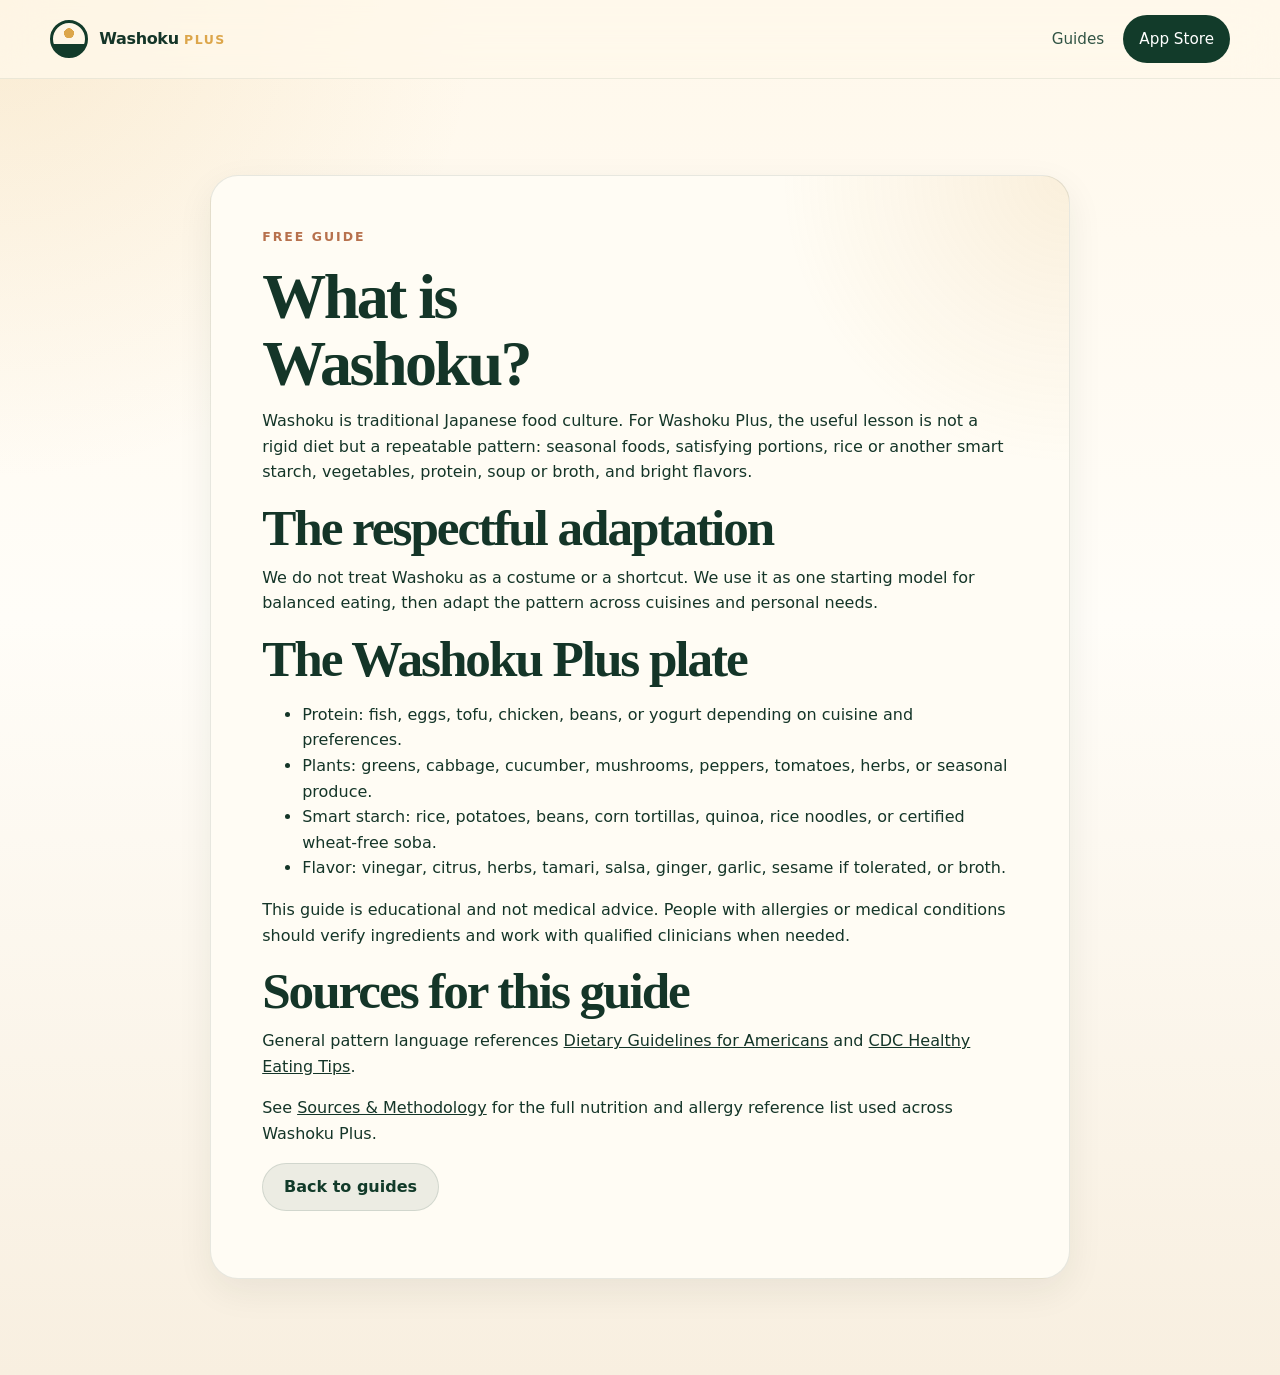
<file: docs/guides/what-is-washoku.html>
<!doctype html>
<html lang="en">
<head><meta charset="utf-8"><meta name="viewport" content="width=device-width,initial-scale=1"><title>What is Washoku? — Washoku Plus</title><meta name="description" content="A plain-language guide to Washoku and the Washoku Plus approach."><meta name="theme-color" content="#123B2A"><link rel="canonical" href="https://www.washokuplus.com/guides/what-is-washoku.html"><meta name="apple-itunes-app" content="app-id=6771856203"><meta property="og:type" content="article"><meta property="og:url" content="https://www.washokuplus.com/guides/what-is-washoku.html"><meta property="og:site_name" content="Washoku Plus"><meta property="og:title" content="What is Washoku? — Washoku Plus"><meta property="og:description" content="A plain-language guide to Washoku and the Washoku Plus approach."><meta property="og:image" content="https://www.washokuplus.com/assets/images/og-washoku-plus.svg"><meta name="twitter:card" content="summary_large_image"><meta name="twitter:title" content="What is Washoku? — Washoku Plus"><meta name="twitter:description" content="Learn the balanced-meal principles behind the Washoku Plus approach."><meta name="twitter:image" content="https://www.washokuplus.com/assets/images/og-washoku-plus.svg"><link rel="icon" href="../assets/images/favicon.svg"><link rel="stylesheet" href="../assets/css/styles.css"></head>
<body>
<header class="site-header"><nav class="nav shell"><a class="brand" href="../index.html"><span class="logo-dot"></span><span>Washoku <strong>Plus</strong></span></a><div class="nav-links"><a href="../index.html#guides">Guides</a><a href="https://apps.apple.com/il/app/washokuplus/id6771856203" target="_blank" rel="noopener" class="nav-cta">App Store</a></div></nav></header>
<main class="section shell"><article class="waitlist-card" style="text-align:left; max-width: 860px; margin:auto;"><p class="eyebrow">Free guide</p><h1 style="font-size: clamp(2.4rem, 5vw, 4.6rem); max-width: 14ch;">What is Washoku?</h1><p>Washoku is traditional Japanese food culture. For Washoku Plus, the useful lesson is not a rigid diet but a repeatable pattern: seasonal foods, satisfying portions, rice or another smart starch, vegetables, protein, soup or broth, and bright flavors.</p><h2>The respectful adaptation</h2><p>We do not treat Washoku as a costume or a shortcut. We use it as one starting model for balanced eating, then adapt the pattern across cuisines and personal needs.</p><h2>The Washoku Plus plate</h2><ul><li>Protein: fish, eggs, tofu, chicken, beans, or yogurt depending on cuisine and preferences.</li><li>Plants: greens, cabbage, cucumber, mushrooms, peppers, tomatoes, herbs, or seasonal produce.</li><li>Smart starch: rice, potatoes, beans, corn tortillas, quinoa, rice noodles, or certified wheat-free soba.</li><li>Flavor: vinegar, citrus, herbs, tamari, salsa, ginger, garlic, sesame if tolerated, or broth.</li></ul><p>This guide is educational and not medical advice. People with allergies or medical conditions should verify ingredients and work with qualified clinicians when needed.</p><h2>Sources for this guide</h2><p>General pattern language references <a href="https://www.dietaryguidelines.gov/" target="_blank" rel="noopener">Dietary Guidelines for Americans</a> and <a href="https://www.cdc.gov/nutrition/features/healthy-eating-tips.html" target="_blank" rel="noopener">CDC Healthy Eating Tips</a>.</p><p>See <a href="../sources-methodology.html">Sources &amp; Methodology</a> for the full nutrition and allergy reference list used across Washoku Plus.</p><p><a class="button secondary" href="../index.html#guides">Back to guides</a></p></article></main>
</body></html>
</file>
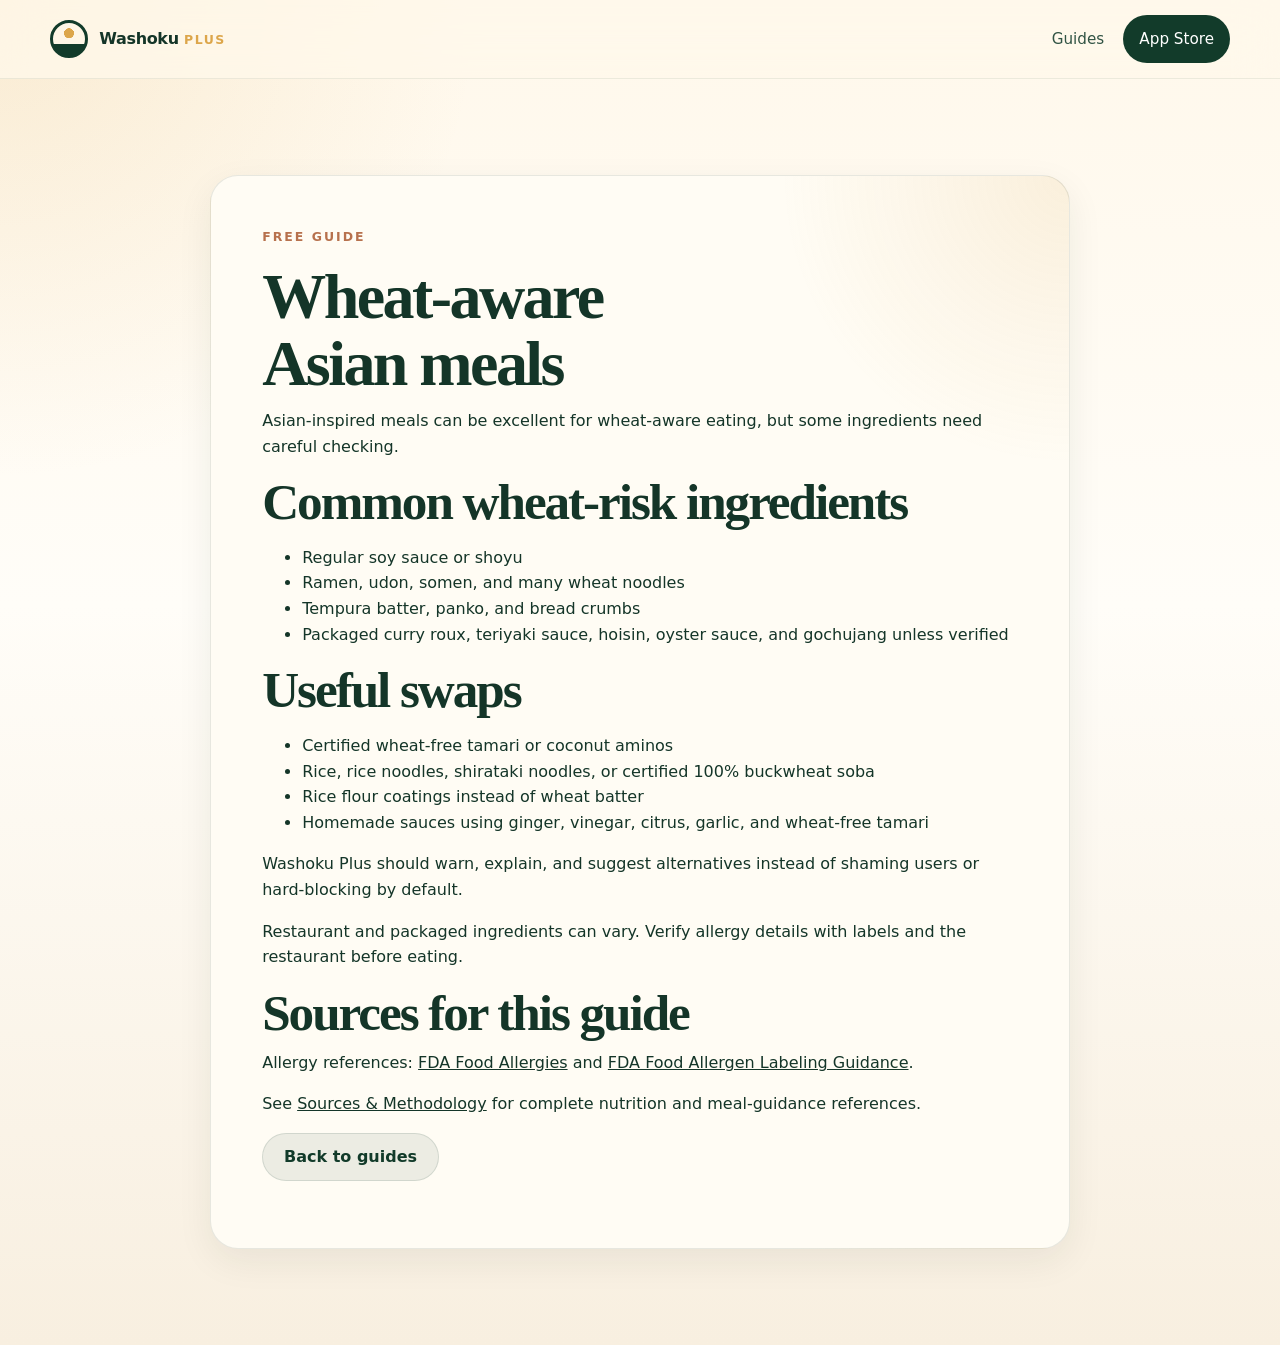
<file: docs/guides/wheat-aware-asian-meals.html>
<!doctype html>
<html lang="en">
<head><meta charset="utf-8"><meta name="viewport" content="width=device-width,initial-scale=1"><title>Wheat-aware Asian meals — Washoku Plus</title><meta name="description" content="Common hidden wheat sources and substitutions for Asian-inspired meals."><meta name="theme-color" content="#123B2A"><link rel="canonical" href="https://www.washokuplus.com/guides/wheat-aware-asian-meals.html"><meta name="apple-itunes-app" content="app-id=6771856203"><meta property="og:type" content="article"><meta property="og:url" content="https://www.washokuplus.com/guides/wheat-aware-asian-meals.html"><meta property="og:site_name" content="Washoku Plus"><meta property="og:title" content="Wheat-aware Asian meals — Washoku Plus"><meta property="og:description" content="Common hidden wheat sources and substitutions for Asian-inspired meals."><meta property="og:image" content="https://www.washokuplus.com/assets/images/og-washoku-plus.svg"><meta name="twitter:card" content="summary_large_image"><meta name="twitter:title" content="Wheat-aware Asian meals — Washoku Plus"><meta name="twitter:description" content="Find practical wheat-aware swaps for Asian-inspired meals."><meta name="twitter:image" content="https://www.washokuplus.com/assets/images/og-washoku-plus.svg"><link rel="icon" href="../assets/images/favicon.svg"><link rel="stylesheet" href="../assets/css/styles.css"></head>
<body>
<header class="site-header"><nav class="nav shell"><a class="brand" href="../index.html"><span class="logo-dot"></span><span>Washoku <strong>Plus</strong></span></a><div class="nav-links"><a href="../index.html#guides">Guides</a><a href="https://apps.apple.com/il/app/washokuplus/id6771856203" target="_blank" rel="noopener" class="nav-cta">App Store</a></div></nav></header>
<main class="section shell"><article class="waitlist-card" style="text-align:left; max-width: 860px; margin:auto;"><p class="eyebrow">Free guide</p><h1 style="font-size: clamp(2.4rem, 5vw, 4.6rem); max-width: 14ch;">Wheat-aware Asian meals</h1><p>Asian-inspired meals can be excellent for wheat-aware eating, but some ingredients need careful checking.</p><h2>Common wheat-risk ingredients</h2><ul><li>Regular soy sauce or shoyu</li><li>Ramen, udon, somen, and many wheat noodles</li><li>Tempura batter, panko, and bread crumbs</li><li>Packaged curry roux, teriyaki sauce, hoisin, oyster sauce, and gochujang unless verified</li></ul><h2>Useful swaps</h2><ul><li>Certified wheat-free tamari or coconut aminos</li><li>Rice, rice noodles, shirataki noodles, or certified 100% buckwheat soba</li><li>Rice flour coatings instead of wheat batter</li><li>Homemade sauces using ginger, vinegar, citrus, garlic, and wheat-free tamari</li></ul><p>Washoku Plus should warn, explain, and suggest alternatives instead of shaming users or hard-blocking by default.</p><p>Restaurant and packaged ingredients can vary. Verify allergy details with labels and the restaurant before eating.</p><h2>Sources for this guide</h2><p>Allergy references: <a href="https://www.fda.gov/food/nutrition-food-labeling-and-critical-foods/food-allergies" target="_blank" rel="noopener">FDA Food Allergies</a> and <a href="https://www.fda.gov/food/food-allergensgluten-free-guidance-documents-regulatory-information/frequently-asked-questions-food-allergen-labeling-guidance-industry" target="_blank" rel="noopener">FDA Food Allergen Labeling Guidance</a>.</p><p>See <a href="../sources-methodology.html">Sources &amp; Methodology</a> for complete nutrition and meal-guidance references.</p><p><a class="button secondary" href="../index.html#guides">Back to guides</a></p></article></main>
</body></html>
</file>
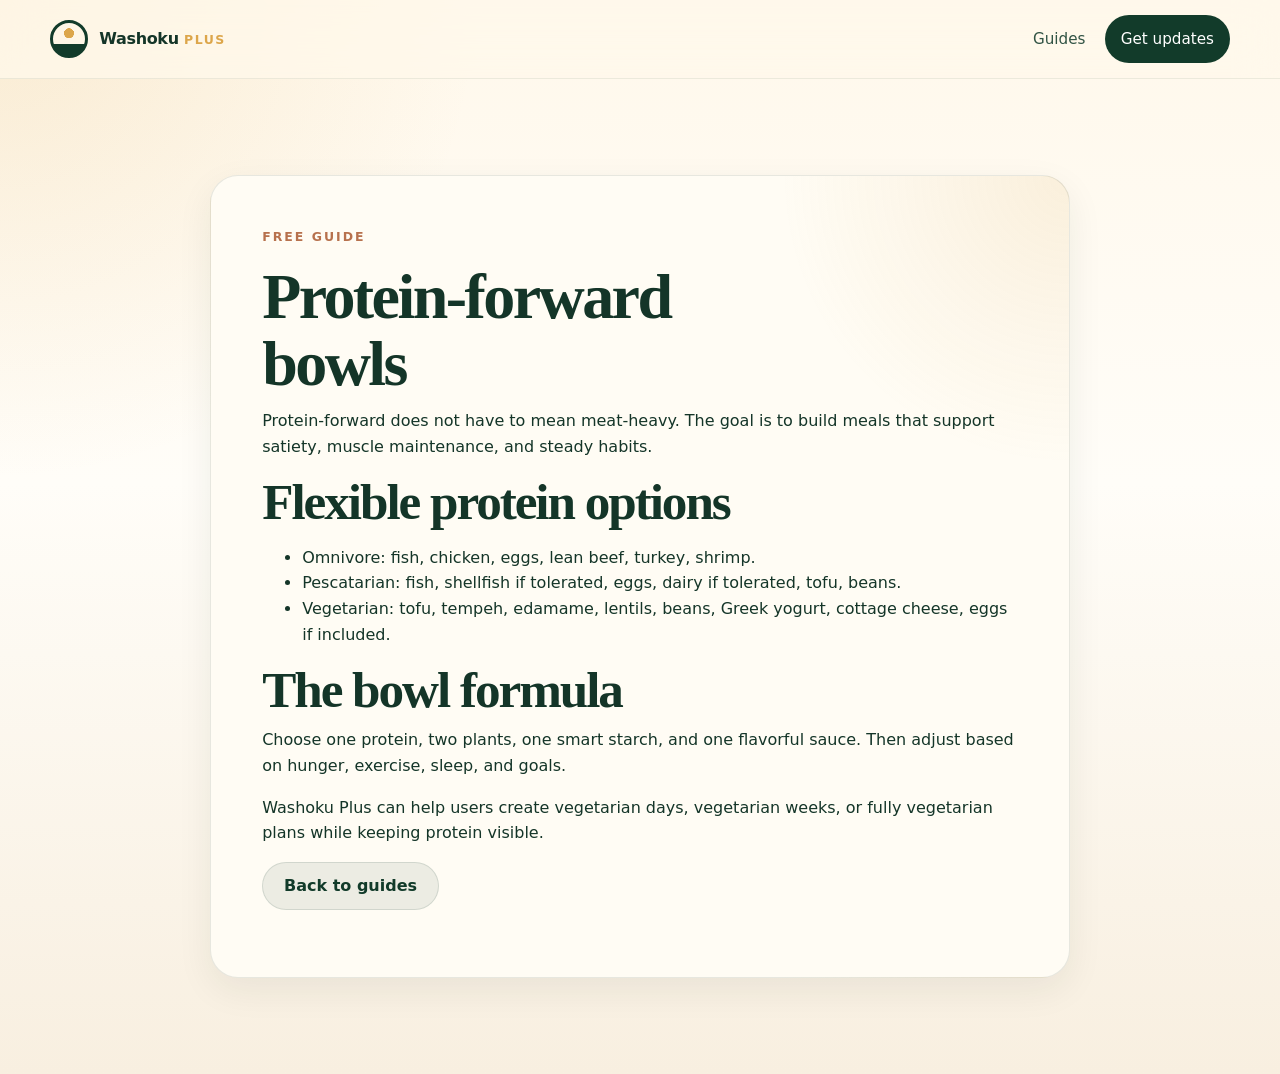
<file: website/guides/protein-forward-bowls.html>
<!doctype html>
<html lang="en">
<head><meta charset="utf-8"><meta name="viewport" content="width=device-width,initial-scale=1"><title>Protein-forward bowls — Washoku Plus</title><meta name="description" content="How to build satisfying bowls for omnivore, pescatarian, and vegetarian days."><link rel="stylesheet" href="../assets/css/styles.css"></head>
<body>
<header class="site-header"><nav class="nav shell"><a class="brand" href="../index.html"><span class="logo-dot"></span><span>Washoku <strong>Plus</strong></span></a><div class="nav-links"><a href="../index.html#guides">Guides</a><a href="../index.html#waitlist" class="nav-cta">Get updates</a></div></nav></header>
<main class="section shell"><article class="waitlist-card" style="text-align:left; max-width: 860px; margin:auto;"><p class="eyebrow">Free guide</p><h1 style="font-size: clamp(2.4rem, 5vw, 4.6rem); max-width: 14ch;">Protein-forward bowls</h1><p>Protein-forward does not have to mean meat-heavy. The goal is to build meals that support satiety, muscle maintenance, and steady habits.</p><h2>Flexible protein options</h2><ul><li>Omnivore: fish, chicken, eggs, lean beef, turkey, shrimp.</li><li>Pescatarian: fish, shellfish if tolerated, eggs, dairy if tolerated, tofu, beans.</li><li>Vegetarian: tofu, tempeh, edamame, lentils, beans, Greek yogurt, cottage cheese, eggs if included.</li></ul><h2>The bowl formula</h2><p>Choose one protein, two plants, one smart starch, and one flavorful sauce. Then adjust based on hunger, exercise, sleep, and goals.</p><p>Washoku Plus can help users create vegetarian days, vegetarian weeks, or fully vegetarian plans while keeping protein visible.</p><p><a class="button secondary" href="../index.html#guides">Back to guides</a></p></article></main>
</body></html>
</file>
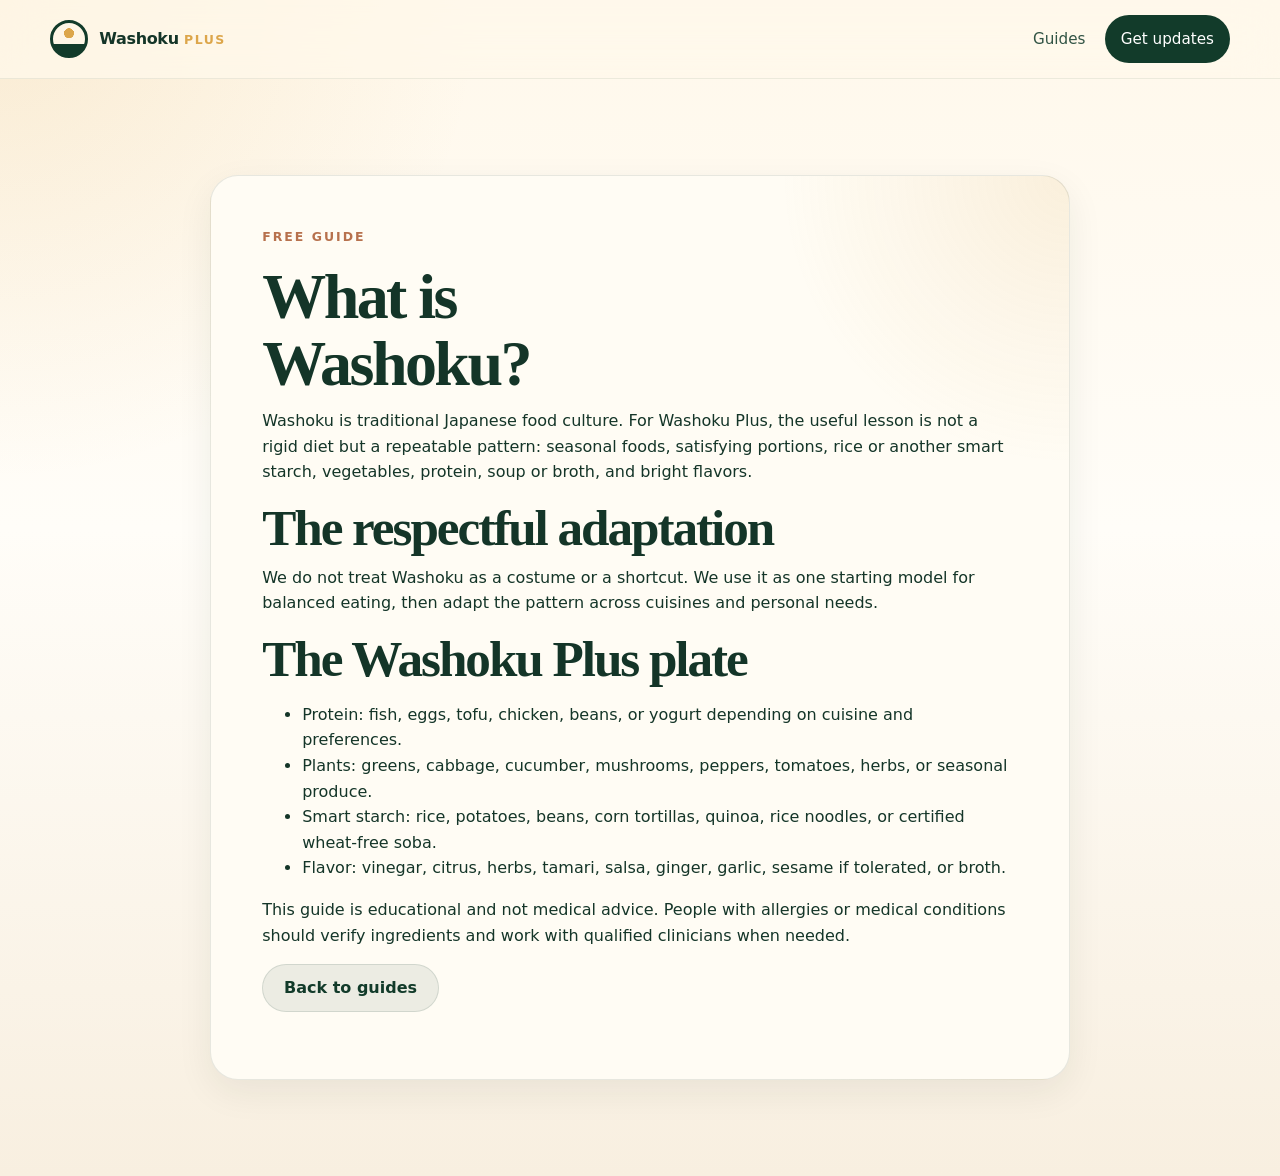
<file: website/guides/what-is-washoku.html>
<!doctype html>
<html lang="en">
<head><meta charset="utf-8"><meta name="viewport" content="width=device-width,initial-scale=1"><title>What is Washoku? — Washoku Plus</title><meta name="description" content="A plain-language guide to Washoku and the Washoku Plus approach."><link rel="stylesheet" href="../assets/css/styles.css"></head>
<body>
<header class="site-header"><nav class="nav shell"><a class="brand" href="../index.html"><span class="logo-dot"></span><span>Washoku <strong>Plus</strong></span></a><div class="nav-links"><a href="../index.html#guides">Guides</a><a href="../index.html#waitlist" class="nav-cta">Get updates</a></div></nav></header>
<main class="section shell"><article class="waitlist-card" style="text-align:left; max-width: 860px; margin:auto;"><p class="eyebrow">Free guide</p><h1 style="font-size: clamp(2.4rem, 5vw, 4.6rem); max-width: 14ch;">What is Washoku?</h1><p>Washoku is traditional Japanese food culture. For Washoku Plus, the useful lesson is not a rigid diet but a repeatable pattern: seasonal foods, satisfying portions, rice or another smart starch, vegetables, protein, soup or broth, and bright flavors.</p><h2>The respectful adaptation</h2><p>We do not treat Washoku as a costume or a shortcut. We use it as one starting model for balanced eating, then adapt the pattern across cuisines and personal needs.</p><h2>The Washoku Plus plate</h2><ul><li>Protein: fish, eggs, tofu, chicken, beans, or yogurt depending on cuisine and preferences.</li><li>Plants: greens, cabbage, cucumber, mushrooms, peppers, tomatoes, herbs, or seasonal produce.</li><li>Smart starch: rice, potatoes, beans, corn tortillas, quinoa, rice noodles, or certified wheat-free soba.</li><li>Flavor: vinegar, citrus, herbs, tamari, salsa, ginger, garlic, sesame if tolerated, or broth.</li></ul><p>This guide is educational and not medical advice. People with allergies or medical conditions should verify ingredients and work with qualified clinicians when needed.</p><p><a class="button secondary" href="../index.html#guides">Back to guides</a></p></article></main>
</body></html>
</file>
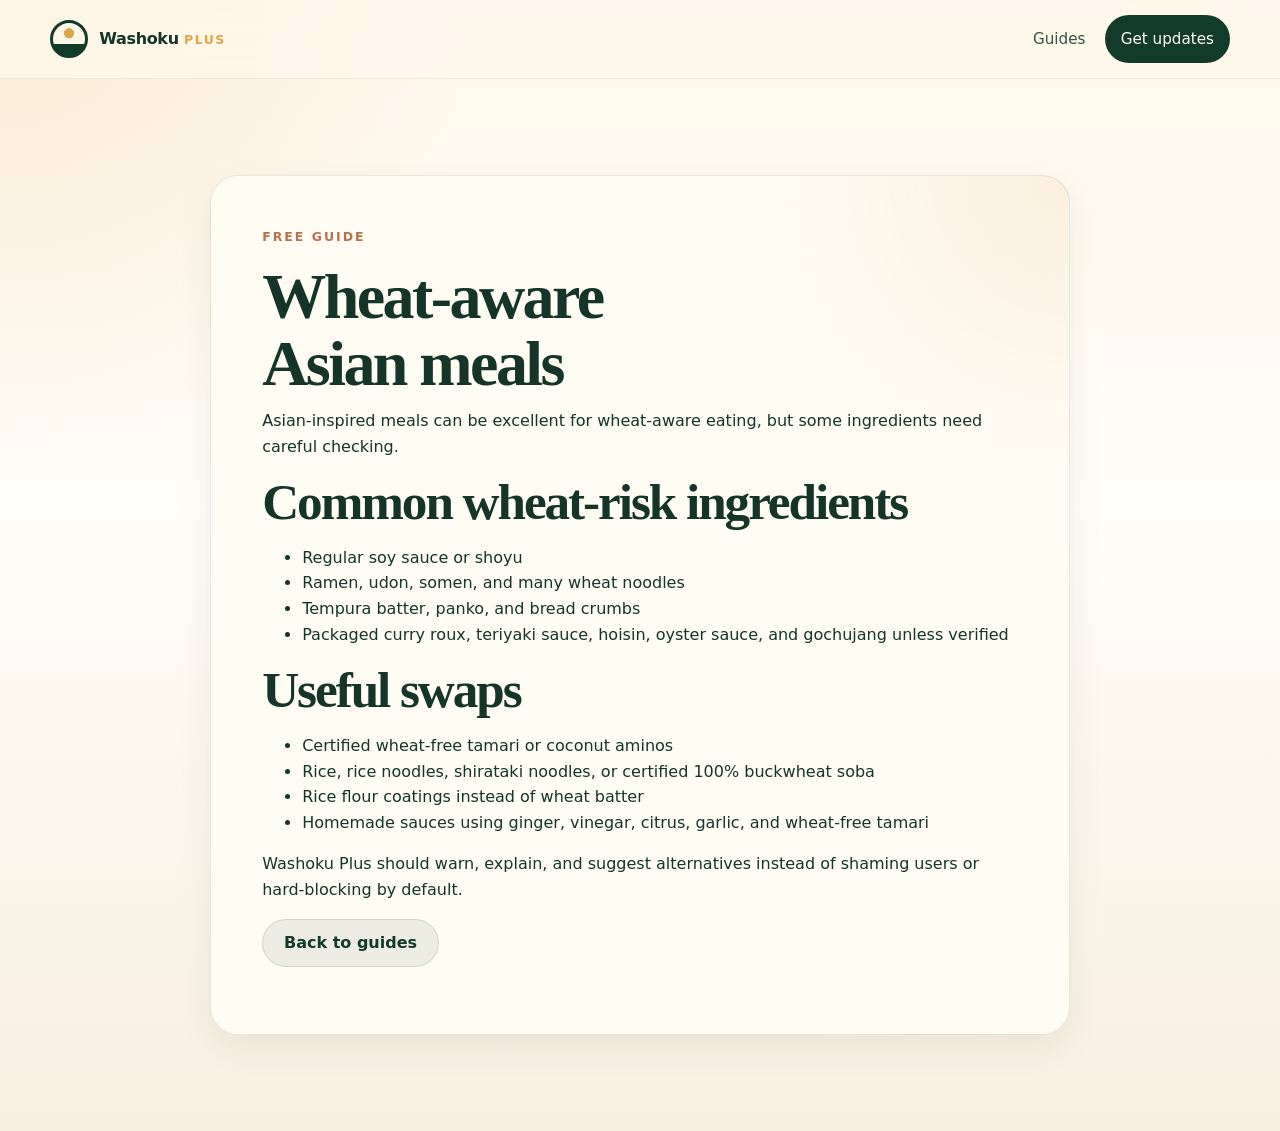
<file: website/guides/wheat-aware-asian-meals.html>
<!doctype html>
<html lang="en">
<head><meta charset="utf-8"><meta name="viewport" content="width=device-width,initial-scale=1"><title>Wheat-aware Asian meals — Washoku Plus</title><meta name="description" content="Common hidden wheat sources and substitutions for Asian-inspired meals."><link rel="stylesheet" href="../assets/css/styles.css"></head>
<body>
<header class="site-header"><nav class="nav shell"><a class="brand" href="../index.html"><span class="logo-dot"></span><span>Washoku <strong>Plus</strong></span></a><div class="nav-links"><a href="../index.html#guides">Guides</a><a href="../index.html#waitlist" class="nav-cta">Get updates</a></div></nav></header>
<main class="section shell"><article class="waitlist-card" style="text-align:left; max-width: 860px; margin:auto;"><p class="eyebrow">Free guide</p><h1 style="font-size: clamp(2.4rem, 5vw, 4.6rem); max-width: 14ch;">Wheat-aware Asian meals</h1><p>Asian-inspired meals can be excellent for wheat-aware eating, but some ingredients need careful checking.</p><h2>Common wheat-risk ingredients</h2><ul><li>Regular soy sauce or shoyu</li><li>Ramen, udon, somen, and many wheat noodles</li><li>Tempura batter, panko, and bread crumbs</li><li>Packaged curry roux, teriyaki sauce, hoisin, oyster sauce, and gochujang unless verified</li></ul><h2>Useful swaps</h2><ul><li>Certified wheat-free tamari or coconut aminos</li><li>Rice, rice noodles, shirataki noodles, or certified 100% buckwheat soba</li><li>Rice flour coatings instead of wheat batter</li><li>Homemade sauces using ginger, vinegar, citrus, garlic, and wheat-free tamari</li></ul><p>Washoku Plus should warn, explain, and suggest alternatives instead of shaming users or hard-blocking by default.</p><p><a class="button secondary" href="../index.html#guides">Back to guides</a></p></article></main>
</body></html>
</file>
<file: website/assets/css/styles.css>
:root{--ink:#143528;--ink-2:#315344;--cream:#fff8eb;--warm:#f7ead3;--paper:#fffcf4;--moss:#123b2a;--leaf:#6e8f67;--sage:#9caf88;--gold:#dca64a;--clay:#b7714d;--shadow:0 24px 70px rgba(35,45,32,.16);--radius:28px}*{box-sizing:border-box}html{scroll-behavior:smooth}body{margin:0;color:var(--ink);background:radial-gradient(circle at top left,rgba(220,166,74,.16),transparent 30rem),linear-gradient(180deg,var(--cream),#fffdf8 45%,#f8efe0);font-family:Inter,ui-sans-serif,system-ui,-apple-system,BlinkMacSystemFont,"Segoe UI",sans-serif;line-height:1.6}h1,h2,h3{margin:0 0 .65rem;line-height:1.05;letter-spacing:-.04em;font-family:ui-serif,Georgia,Cambria,"Times New Roman",serif}h1{font-size:clamp(3rem,7vw,6.6rem);max-width:11ch}h2{font-size:clamp(2.1rem,4vw,4.2rem)}h3{font-size:1.35rem}p{margin:0 0 1rem}a{color:inherit}.shell{width:min(1180px,calc(100% - 32px));margin-inline:auto}.site-header{position:sticky;top:0;z-index:5;backdrop-filter:blur(20px);background:rgba(255,248,235,.74);border-bottom:1px solid rgba(20,53,40,.08)}.nav{min-height:78px;display:flex;align-items:center;justify-content:space-between;gap:1.5rem}.brand{display:inline-flex;gap:.7rem;align-items:center;text-decoration:none;font-weight:760;letter-spacing:-.02em}.brand strong{color:var(--gold);text-transform:uppercase;letter-spacing:.12em;font-size:.78em}.logo-dot{width:38px;height:38px;border:3px solid var(--moss);border-radius:50%;background:radial-gradient(circle at 50% 32%,var(--gold) 0 18%,transparent 19%),linear-gradient(to top,var(--moss) 0 34%,transparent 35%)}.nav-links{display:flex;align-items:center;gap:1.2rem;font-size:.95rem}.nav-links a{text-decoration:none;color:var(--ink-2)}.nav-cta{padding:.72rem 1rem;background:var(--moss);color:white!important;border-radius:999px}.menu-button{display:none}.hero{display:grid;grid-template-columns:1.02fr .98fr;gap:3rem;align-items:center;min-height:calc(100vh - 78px);padding:5rem 0}.eyebrow{color:var(--clay);font-weight:800;text-transform:uppercase;letter-spacing:.16em;font-size:.78rem}.lead{font-size:clamp(1.1rem,1.8vw,1.38rem);max-width:48rem;color:var(--ink-2)}.hero-actions{display:flex;gap:.85rem;flex-wrap:wrap;margin:2rem 0 1rem}.button{border:0;display:inline-flex;align-items:center;justify-content:center;min-height:48px;padding:0 1.3rem;border-radius:999px;font-weight:800;text-decoration:none;cursor:pointer}.button.primary{color:#fff;background:linear-gradient(135deg,#123b2a,#245b42);box-shadow:0 14px 32px rgba(18,59,42,.2)}.button.secondary{color:var(--moss);background:rgba(18,59,42,.08);border:1px solid rgba(18,59,42,.12)}.microcopy{color:#657769;font-size:.94rem}.phone-card{display:grid;place-items:center}.phone{width:min(410px,100%);min-height:720px;background:#0e1411;border:10px solid #171717;border-radius:48px;padding:12px;box-shadow:var(--shadow)}.phone-status{color:#fff;height:36px;padding:0 18px;display:flex;align-items:center;justify-content:space-between;font-size:.8rem}.phone-content{min-height:650px;border-radius:36px;background:linear-gradient(rgba(255,252,244,.92),rgba(255,252,244,.96)),radial-gradient(circle at center top,rgba(220,166,74,.2),transparent 20rem);padding:24px}.app-logo{text-align:center;display:grid;justify-items:center;gap:.25rem;margin-top:6px}.round-logo{width:80px;height:80px;border:3px solid var(--moss);border-radius:50%;position:relative;background:var(--cream);overflow:hidden}.round-logo .sun{position:absolute;width:22px;height:22px;background:var(--gold);border-radius:50%;left:50%;top:20px;transform:translateX(-50%)}.round-logo .bowl{position:absolute;left:14px;right:14px;bottom:12px;height:20px;background:var(--moss);border-radius:0 0 999px 999px}.round-logo .leaf{position:absolute;width:26px;height:15px;border-radius:100% 0 100% 0;background:var(--leaf);bottom:26px}.leaf-a{left:20px;transform:rotate(22deg)}.leaf-b{right:20px;transform:rotate(-112deg);background:var(--sage)}.app-logo h2{font-size:1.85rem}.companion-widget{margin-top:1.5rem;text-align:center}.mascot{position:relative;width:142px;height:190px;margin-inline:auto;transform-origin:bottom center;animation:breathe 4.8s ease-in-out infinite}.mascot.large{width:260px;height:330px}.head{position:absolute;left:50%;top:32px;width:112px;height:112px;transform:translateX(-50%);border-radius:50%;background:radial-gradient(circle at 35% 30%,#fffdf4,#f5e3bb 70%);border:3px solid var(--ink);box-shadow:inset 0 -10px 20px rgba(179,130,61,.13);z-index:2}.large .head{width:185px;height:185px;top:54px;border-width:5px}.gold-dot{width:28px;height:28px;background:var(--gold);border-radius:50%;position:absolute;left:50%;top:18px;transform:translateX(-50%)}.large .gold-dot{width:46px;height:46px;top:28px}.eye{position:absolute;top:61px;width:15px;height:8px;border-bottom:3px solid var(--ink);border-radius:50%}.eye-left{left:31px}.eye-right{right:31px}.large .eye{top:102px;width:26px;height:14px;border-bottom-width:5px}.large .eye-left{left:48px}.large .eye-right{right:48px}.smile{position:absolute;left:50%;top:78px;width:20px;height:10px;transform:translateX(-50%);border-bottom:3px solid var(--ink);border-radius:50%}.large .smile{top:130px;width:32px;height:18px;border-bottom-width:5px}.sprout{position:absolute;top:0;width:44px;height:25px;background:var(--leaf);border:3px solid var(--ink);border-radius:100% 0 100% 0;z-index:1}.sprout.left{left:38px;transform:rotate(28deg)}.sprout.right{right:38px;transform:rotate(-118deg);background:var(--sage)}.large .sprout{width:76px;height:42px;border-width:5px}.large .sprout.left{left:76px}.large .sprout.right{right:76px}.body{position:absolute;left:50%;top:120px;width:132px;height:84px;transform:translateX(-50%);background:linear-gradient(135deg,#254c37,#123b2a);border:3px solid var(--ink);border-radius:48% 48% 40% 40%}.large .body{width:230px;height:145px;top:208px;border-width:5px}.hand{position:absolute;top:24px;width:34px;height:18px;background:#f3deb7;border:3px solid var(--ink);border-radius:999px}.hand-left{left:35px;transform:rotate(28deg)}.hand-right{right:35px;transform:rotate(-28deg)}.large .hand{width:58px;height:30px;top:42px;border-width:5px}.large .hand-left{left:62px}.large .hand-right{right:62px}@keyframes breathe{0%,100%{transform:translateY(0) scale(1)}50%{transform:translateY(-7px) scale(1.025)}}.mascot-suggest{animation:nod 2.1s ease-in-out infinite}.mascot-celebrate{animation:celebrate 1.2s ease-in-out infinite}@keyframes nod{0%,100%{transform:rotate(0deg) translateY(0)}50%{transform:rotate(2deg) translateY(-5px)}}@keyframes celebrate{0%,100%{transform:translateY(0) rotate(-1deg)}50%{transform:translateY(-12px) rotate(1deg)}}.speech{margin:-6px auto 1rem;padding:1rem;background:#fff;border:1px solid rgba(20,53,40,.12);border-radius:22px;box-shadow:0 10px 30px rgba(35,45,32,.08);color:var(--ink-2)}.text-button{border:0;background:transparent;color:var(--clay);font-weight:800;cursor:pointer}.next-meal-card{margin-top:1.4rem;background:#fff;border:1px solid rgba(20,53,40,.1);border-radius:26px;padding:1rem;display:flex;justify-content:space-between;align-items:center}.card-label{margin:0;color:var(--clay);text-transform:uppercase;letter-spacing:.14em;font-weight:800;font-size:.72rem}.meal-icon{width:72px;height:72px;border-radius:50%;display:grid;place-items:center;font-size:3rem;background:var(--warm);color:var(--moss)}.section{padding:6rem 0}.section.warm{background:rgba(247,234,211,.64);border-block:1px solid rgba(20,53,40,.08)}.section.dark{background:radial-gradient(circle at 15% 15%,rgba(220,166,74,.14),transparent 22rem),linear-gradient(135deg,#10291f,#07120e);color:var(--cream)}.section.dark p{color:rgba(255,248,235,.74)}.two-column{display:grid;grid-template-columns:.9fr 1.1fr;gap:3rem;align-items:center}.principles-grid{display:grid;grid-template-columns:repeat(2,minmax(0,1fr));gap:1rem}.principles-grid article,.guide-card,.dashboard-card,.waitlist-card{background:rgba(255,255,255,.74);border:1px solid rgba(20,53,40,.1);border-radius:var(--radius);padding:1.35rem;box-shadow:0 12px 36px rgba(35,45,32,.07)}.principles-grid span{color:var(--gold);font-weight:900}.section-heading{text-align:center;max-width:760px;margin:0 auto 2.2rem}.pattern-row{display:grid;grid-template-columns:1fr auto 1fr auto 1fr auto 1fr;gap:.75rem;align-items:stretch}.pattern-card{padding:1.2rem;border-radius:24px;background:var(--paper);border:1px solid rgba(20,53,40,.1)}.pattern-card span{color:var(--clay);text-transform:uppercase;font-size:.72rem;font-weight:800;letter-spacing:.12em}.pattern-card strong{display:block;margin-top:.5rem}.pattern-plus{display:grid;place-items:center;font-weight:900;color:var(--gold)}.guide-grid{display:grid;grid-template-columns:repeat(3,minmax(0,1fr));gap:1rem}.guide-card{background:rgba(255,248,235,.08);border-color:rgba(255,248,235,.14)}.guide-card a{color:#f4c66e;font-weight:800}.feature-layout{display:grid;grid-template-columns:.9fr 1.1fr;gap:4rem;align-items:center}.dashboard-preview{min-height:420px;border-radius:42px;padding:2rem;background:linear-gradient(145deg,#123b2a,#6e8f67);box-shadow:var(--shadow);display:grid;gap:1rem;align-content:center}.dashboard-card{background:rgba(255,252,244,.92)}.dashboard-top{display:flex;justify-content:space-between;align-items:center;color:var(--clay)}.dashboard-top strong{font-size:3.2rem;color:var(--moss)}.metric-bars{height:150px;display:flex;gap:.75rem;align-items:end;padding-top:1rem}.metric-bars span{flex:1;height:var(--h);background:linear-gradient(var(--gold),var(--leaf));border-radius:999px 999px 8px 8px}.dashboard-note{background:rgba(255,252,244,.92);border-radius:24px;padding:1rem;color:var(--ink-2)}.feature-list{padding:0;list-style:none;display:grid;gap:1rem}.feature-list li{padding:1rem;background:rgba(255,255,255,.55);border:1px solid rgba(20,53,40,.08);border-radius:20px}.companion-section{background:linear-gradient(180deg,rgba(247,234,211,.5),transparent)}.companion-stage{text-align:center;background:var(--paper);border:1px solid rgba(20,53,40,.1);border-radius:42px;padding:2rem;box-shadow:var(--shadow)}.interaction-panel{display:flex;flex-wrap:wrap;gap:.75rem;margin-top:1.5rem}.interaction-panel button{border:1px solid rgba(20,53,40,.15);background:#fff;padding:.8rem 1rem;border-radius:999px;font-weight:800;color:var(--moss);cursor:pointer}.waitlist-card{background:radial-gradient(circle at top right,rgba(220,166,74,.14),transparent 18rem),var(--paper);padding:clamp(1.5rem,4vw,3.5rem);text-align:center}.signup-form{max-width:620px;margin:1.5rem auto 0;text-align:left}.signup-form label{display:block;font-weight:800;margin-bottom:.4rem}.signup-form>div{display:flex;gap:.65rem}.signup-form input{flex:1;min-height:50px;padding:0 1rem;border:1px solid rgba(20,53,40,.16);border-radius:999px;font:inherit;background:#fff}.signup-form small{display:block;margin-top:.6rem;color:#657769}.site-footer{padding:3rem 0;background:#0b1813;color:var(--cream)}.footer-grid{display:flex;justify-content:space-between;gap:2rem}.footer-grid a{display:inline-block;margin-left:1rem;color:rgba(255,248,235,.76)}.reveal{opacity:0;transform:translateY(16px);transition:opacity .7s ease,transform .7s ease}.reveal.is-visible{opacity:1;transform:translateY(0)}@media(max-width:860px){.menu-button{display:inline-flex;border:1px solid rgba(20,53,40,.12);background:#fff;padding:.65rem .8rem;border-radius:999px}.nav-links{position:absolute;inset:78px 16px auto;display:none;flex-direction:column;align-items:stretch;padding:1rem;border-radius:24px;background:rgba(255,252,244,.98);box-shadow:var(--shadow)}.nav-links.open{display:flex}.hero,.two-column,.feature-layout{grid-template-columns:1fr}.hero{padding-top:3rem}.phone{min-height:auto}.pattern-row{grid-template-columns:1fr}.pattern-plus{display:none}.guide-grid{grid-template-columns:1fr}.principles-grid{grid-template-columns:1fr}.signup-form>div{flex-direction:column}.footer-grid{flex-direction:column}.footer-grid a{display:block;margin:.5rem 0 0}}
</file>
<file: docs/assets/css/styles.css>
:root{--ink:#143528;--ink-2:#315344;--cream:#fff8eb;--warm:#f7ead3;--paper:#fffcf4;--moss:#123b2a;--leaf:#6e8f67;--sage:#9caf88;--gold:#dca64a;--clay:#b7714d;--shadow:0 24px 70px rgba(35,45,32,.16);--radius:28px}*{box-sizing:border-box}html{scroll-behavior:smooth}body{margin:0;color:var(--ink);background:radial-gradient(circle at top left,rgba(220,166,74,.16),transparent 30rem),linear-gradient(180deg,var(--cream),#fffdf8 45%,#f8efe0);font-family:Inter,ui-sans-serif,system-ui,-apple-system,BlinkMacSystemFont,"Segoe UI",sans-serif;line-height:1.6}h1,h2,h3{margin:0 0 .65rem;line-height:1.05;letter-spacing:-.04em;font-family:ui-serif,Georgia,Cambria,"Times New Roman",serif}h1{font-size:clamp(3rem,7vw,6.6rem);max-width:11ch}h2{font-size:clamp(2.1rem,4vw,4.2rem)}h3{font-size:1.35rem}p{margin:0 0 1rem}a{color:inherit}.shell{width:min(1180px,calc(100% - 32px));margin-inline:auto}.site-header{position:sticky;top:0;z-index:5;backdrop-filter:blur(20px);background:rgba(255,248,235,.74);border-bottom:1px solid rgba(20,53,40,.08)}.nav{min-height:78px;display:flex;align-items:center;justify-content:space-between;gap:1.5rem}.brand{display:inline-flex;gap:.7rem;align-items:center;text-decoration:none;font-weight:760;letter-spacing:-.02em}.brand strong{color:var(--gold);text-transform:uppercase;letter-spacing:.12em;font-size:.78em}.logo-dot{width:38px;height:38px;border:3px solid var(--moss);border-radius:50%;background:radial-gradient(circle at 50% 32%,var(--gold) 0 18%,transparent 19%),linear-gradient(to top,var(--moss) 0 34%,transparent 35%)}.nav-links{display:flex;align-items:center;gap:1.2rem;font-size:.95rem}.nav-links a{text-decoration:none;color:var(--ink-2)}.nav-cta{padding:.72rem 1rem;background:var(--moss);color:white!important;border-radius:999px}.menu-button{display:none}.hero{display:grid;grid-template-columns:1.02fr .98fr;gap:3rem;align-items:center;min-height:calc(100vh - 78px);padding:5rem 0}.eyebrow{color:var(--clay);font-weight:800;text-transform:uppercase;letter-spacing:.16em;font-size:.78rem}.lead{font-size:clamp(1.1rem,1.8vw,1.38rem);max-width:48rem;color:var(--ink-2)}.hero-actions{display:flex;gap:.85rem;flex-wrap:wrap;margin:2rem 0 1rem}.button{border:0;display:inline-flex;align-items:center;justify-content:center;min-height:48px;padding:0 1.3rem;border-radius:999px;font-weight:800;text-decoration:none;cursor:pointer}.button.primary{color:#fff;background:linear-gradient(135deg,#123b2a,#245b42);box-shadow:0 14px 32px rgba(18,59,42,.2)}.button.secondary{color:var(--moss);background:rgba(18,59,42,.08);border:1px solid rgba(18,59,42,.12)}.microcopy{color:#657769;font-size:.94rem}.phone-card{display:grid;place-items:center}.phone{width:min(410px,100%);min-height:720px;background:#0e1411;border:10px solid #171717;border-radius:48px;padding:12px;box-shadow:var(--shadow)}.phone-status{color:#fff;height:36px;padding:0 18px;display:flex;align-items:center;justify-content:space-between;font-size:.8rem}.phone-content{min-height:650px;border-radius:36px;background:linear-gradient(rgba(255,252,244,.92),rgba(255,252,244,.96)),radial-gradient(circle at center top,rgba(220,166,74,.2),transparent 20rem);padding:24px}.app-logo{text-align:center;display:grid;justify-items:center;gap:.25rem;margin-top:6px}.round-logo{width:80px;height:80px;border:3px solid var(--moss);border-radius:50%;position:relative;background:var(--cream);overflow:hidden}.round-logo .sun{position:absolute;width:22px;height:22px;background:var(--gold);border-radius:50%;left:50%;top:20px;transform:translateX(-50%)}.round-logo .bowl{position:absolute;left:14px;right:14px;bottom:12px;height:20px;background:var(--moss);border-radius:0 0 999px 999px}.round-logo .leaf{position:absolute;width:26px;height:15px;border-radius:100% 0 100% 0;background:var(--leaf);bottom:26px}.leaf-a{left:20px;transform:rotate(22deg)}.leaf-b{right:20px;transform:rotate(-112deg);background:var(--sage)}.app-logo h2{font-size:1.85rem}.companion-widget{margin-top:1.5rem;text-align:center}.mascot{position:relative;width:142px;height:190px;margin-inline:auto;transform-origin:bottom center;animation:breathe 4.8s ease-in-out infinite}.mascot.large{width:260px;height:330px}.mascot-image{display:block;max-width:132px;height:auto;margin:8px auto 0;filter:drop-shadow(0 8px 14px rgba(20,53,40,.18))}.mascot.large .mascot-image{max-width:230px;margin-top:12px}.head{position:absolute;left:50%;top:32px;width:112px;height:112px;transform:translateX(-50%);border-radius:50%;background:radial-gradient(circle at 35% 30%,#fffdf4,#f5e3bb 70%);border:3px solid var(--ink);box-shadow:inset 0 -10px 20px rgba(179,130,61,.13);z-index:2}.large .head{width:185px;height:185px;top:54px;border-width:5px}.gold-dot{width:28px;height:28px;background:var(--gold);border-radius:50%;position:absolute;left:50%;top:18px;transform:translateX(-50%)}.large .gold-dot{width:46px;height:46px;top:28px}.eye{position:absolute;top:61px;width:15px;height:8px;border-bottom:3px solid var(--ink);border-radius:50%}.eye-left{left:31px}.eye-right{right:31px}.large .eye{top:102px;width:26px;height:14px;border-bottom-width:5px}.large .eye-left{left:48px}.large .eye-right{right:48px}.smile{position:absolute;left:50%;top:78px;width:20px;height:10px;transform:translateX(-50%);border-bottom:3px solid var(--ink);border-radius:50%}.large .smile{top:130px;width:32px;height:18px;border-bottom-width:5px}.sprout{position:absolute;top:0;width:44px;height:25px;background:var(--leaf);border:3px solid var(--ink);border-radius:100% 0 100% 0;z-index:1}.sprout.left{left:38px;transform:rotate(28deg)}.sprout.right{right:38px;transform:rotate(-118deg);background:var(--sage)}.large .sprout{width:76px;height:42px;border-width:5px}.large .sprout.left{left:76px}.large .sprout.right{right:76px}.body{position:absolute;left:50%;top:120px;width:132px;height:84px;transform:translateX(-50%);background:linear-gradient(135deg,#254c37,#123b2a);border:3px solid var(--ink);border-radius:48% 48% 40% 40%}.large .body{width:230px;height:145px;top:208px;border-width:5px}.hand{position:absolute;top:24px;width:34px;height:18px;background:#f3deb7;border:3px solid var(--ink);border-radius:999px}.hand-left{left:35px;transform:rotate(28deg)}.hand-right{right:35px;transform:rotate(-28deg)}.large .hand{width:58px;height:30px;top:42px;border-width:5px}.large .hand-left{left:62px}.large .hand-right{right:62px}@keyframes breathe{0%,100%{transform:translateY(0) scale(1)}50%{transform:translateY(-7px) scale(1.025)}}.mascot-suggest{animation:nod 2.1s ease-in-out infinite}.mascot-celebrate{animation:celebrate 1.2s ease-in-out infinite}@keyframes nod{0%,100%{transform:rotate(0deg) translateY(0)}50%{transform:rotate(2deg) translateY(-5px)}}@keyframes celebrate{0%,100%{transform:translateY(0) rotate(-1deg)}50%{transform:translateY(-12px) rotate(1deg)}}.speech{margin:-6px auto 1rem;padding:1rem;background:#fff;border:1px solid rgba(20,53,40,.12);border-radius:22px;box-shadow:0 10px 30px rgba(35,45,32,.08);color:var(--ink-2)}.text-button{border:0;background:transparent;color:var(--clay);font-weight:800;cursor:pointer}.next-meal-card{margin-top:1.4rem;background:#fff;border:1px solid rgba(20,53,40,.1);border-radius:26px;padding:1rem;display:flex;justify-content:space-between;align-items:center}.card-label{margin:0;color:var(--clay);text-transform:uppercase;letter-spacing:.14em;font-weight:800;font-size:.72rem}.meal-icon{width:72px;height:72px;border-radius:50%;display:grid;place-items:center;font-size:3rem;background:var(--warm);color:var(--moss)}.section{padding:6rem 0}.section.warm{background:rgba(247,234,211,.64);border-block:1px solid rgba(20,53,40,.08)}.section.dark{background:radial-gradient(circle at 15% 15%,rgba(220,166,74,.14),transparent 22rem),linear-gradient(135deg,#10291f,#07120e);color:var(--cream)}.section.dark p{color:rgba(255,248,235,.74)}.two-column{display:grid;grid-template-columns:.9fr 1.1fr;gap:3rem;align-items:center}.principles-grid{display:grid;grid-template-columns:repeat(2,minmax(0,1fr));gap:1rem}.principles-grid article,.guide-card,.dashboard-card,.waitlist-card{background:rgba(255,255,255,.74);border:1px solid rgba(20,53,40,.1);border-radius:var(--radius);padding:1.35rem;box-shadow:0 12px 36px rgba(35,45,32,.07)}.principles-grid span{color:var(--gold);font-weight:900}.section-heading{text-align:center;max-width:760px;margin:0 auto 2.2rem}.pattern-row{display:grid;grid-template-columns:1fr auto 1fr auto 1fr auto 1fr;gap:.75rem;align-items:stretch}.pattern-card{padding:1.2rem;border-radius:24px;background:var(--paper);border:1px solid rgba(20,53,40,.1)}.pattern-card span{color:var(--clay);text-transform:uppercase;font-size:.72rem;font-weight:800;letter-spacing:.12em}.pattern-card strong{display:block;margin-top:.5rem}.pattern-plus{display:grid;place-items:center;font-weight:900;color:var(--gold)}.guide-grid{display:grid;grid-template-columns:repeat(3,minmax(0,1fr));gap:1rem}.guide-card{background:rgba(255,248,235,.08);border-color:rgba(255,248,235,.14)}.guide-card a{color:#f4c66e;font-weight:800}.feature-layout{display:grid;grid-template-columns:.9fr 1.1fr;gap:4rem;align-items:center}.dashboard-preview{min-height:420px;border-radius:42px;padding:2rem;background:linear-gradient(145deg,#123b2a,#6e8f67);box-shadow:var(--shadow);display:grid;gap:1rem;align-content:center}.dashboard-card{background:rgba(255,252,244,.92)}.dashboard-top{display:flex;justify-content:space-between;align-items:center;color:var(--clay)}.dashboard-top strong{font-size:3.2rem;color:var(--moss)}.metric-bars{height:150px;display:flex;gap:.75rem;align-items:end;padding-top:1rem}.metric-bars span{flex:1;height:var(--h);background:linear-gradient(var(--gold),var(--leaf));border-radius:999px 999px 8px 8px}.dashboard-note{background:rgba(255,252,244,.92);border-radius:24px;padding:1rem;color:var(--ink-2)}.feature-list{padding:0;list-style:none;display:grid;gap:1rem}.feature-list li{padding:1rem;background:rgba(255,255,255,.55);border:1px solid rgba(20,53,40,.08);border-radius:20px}.companion-section{background:linear-gradient(180deg,rgba(247,234,211,.5),transparent)}.companion-stage{text-align:center;background:var(--paper);border:1px solid rgba(20,53,40,.1);border-radius:42px;padding:2rem;box-shadow:var(--shadow)}.interaction-panel{display:flex;flex-wrap:wrap;gap:.75rem;margin-top:1.5rem}.interaction-panel button{border:1px solid rgba(20,53,40,.15);background:#fff;padding:.8rem 1rem;border-radius:999px;font-weight:800;color:var(--moss);cursor:pointer}.waitlist-card{background:radial-gradient(circle at top right,rgba(220,166,74,.14),transparent 18rem),var(--paper);padding:clamp(1.5rem,4vw,3.5rem);text-align:center}.signup-form{max-width:620px;margin:1.5rem auto 0;text-align:left}.signup-form label{display:block;font-weight:800;margin-bottom:.4rem}.signup-form>div{display:flex;gap:.65rem}.signup-form input{flex:1;min-height:50px;padding:0 1rem;border:1px solid rgba(20,53,40,.16);border-radius:999px;font:inherit;background:#fff}.signup-form small{display:block;margin-top:.6rem;color:#657769}.site-footer{padding:3rem 0;background:#0b1813;color:var(--cream)}.footer-grid{display:flex;justify-content:space-between;gap:2rem}.footer-grid a{display:inline-block;margin-left:1rem;color:rgba(255,248,235,.76)}.reveal{opacity:0;transform:translateY(16px);transition:opacity .7s ease,transform .7s ease}.reveal.is-visible{opacity:1;transform:translateY(0)}.mascot{width:auto;height:auto;overflow:visible}.mascot-image{display:block;height:auto;margin:8px auto 0;object-fit:contain;filter:drop-shadow(0 8px 14px rgba(20,53,40,.18))}.mascot-image-hero{width:min(100%,360px);max-width:none}.mascot-image-large{width:min(100%,560px);max-width:none;margin-top:0}@media(max-width:860px){.menu-button{display:inline-flex;border:1px solid rgba(20,53,40,.12);background:#fff;padding:.65rem .8rem;border-radius:999px}.nav-links{position:absolute;inset:78px 16px auto;display:none;flex-direction:column;align-items:stretch;padding:1rem;border-radius:24px;background:rgba(255,252,244,.98);box-shadow:var(--shadow)}.nav-links.open{display:flex}.hero,.two-column,.feature-layout{grid-template-columns:1fr}.hero{padding-top:3rem}.phone{min-height:auto}.pattern-row{grid-template-columns:1fr}.pattern-plus{display:none}.guide-grid{grid-template-columns:1fr}.principles-grid{grid-template-columns:1fr}.signup-form>div{flex-direction:column}.footer-grid{flex-direction:column}.footer-grid a{display:block;margin:.5rem 0 0}}.menu-library-panel{background:rgba(255,255,255,.74);border:1px solid rgba(20,53,40,.1);border-radius:var(--radius);padding:1.4rem;box-shadow:0 12px 36px rgba(35,45,32,.07)}.menu-summary{font-size:1.02rem;color:var(--ink-2);margin-bottom:1rem}.menu-categories{display:flex;gap:.55rem;flex-wrap:wrap;margin-bottom:1.1rem}.menu-chip{display:inline-flex;align-items:center;gap:.4rem;padding:.45rem .8rem;border-radius:999px;background:rgba(18,59,42,.08);color:var(--moss);font-weight:700;font-size:.83rem}.menu-chip button{border:0;background:transparent;color:inherit;cursor:pointer;font:inherit;padding:0}.menu-chip.is-active{background:var(--moss);color:#fff}.menu-preview-grid,.menu-full-grid{display:grid;grid-template-columns:repeat(3,minmax(0,1fr));gap:.85rem}.menu-full-grid{grid-template-columns:repeat(2,minmax(0,1fr))}.menu-card{background:var(--paper);border:1px solid rgba(20,53,40,.1);border-radius:20px;padding:1rem}.menu-card h3{font-size:1.1rem;margin-bottom:.35rem}.menu-meta{font-size:.85rem;color:var(--clay);font-weight:700;letter-spacing:.01em}.menu-tags{font-size:.85rem;color:var(--ink-2);margin-top:.45rem}.menu-library-actions{display:flex;justify-content:flex-end;margin-top:1rem}.menu-page-header{padding-bottom:2rem}@media(max-width:860px){.menu-preview-grid,.menu-full-grid{grid-template-columns:1fr}}.menu-image-gallery{display:grid;grid-template-columns:1fr 1fr;gap:1rem;margin-bottom:1.5rem}
.menu-image-gallery figure{margin:0;background:#fff;border:1px solid rgba(20,53,40,.1);border-radius:18px;padding:.7rem;box-shadow:0 12px 30px rgba(35,45,32,.06)}
.nutrition-source-note{margin:.35rem 0 0;font-size:.76rem;line-height:1.35;color:#5f6f66}.nutrition-source-note a{color:var(--moss);font-weight:700;text-decoration:underline}
.menu-image-gallery img{display:block;width:100%;height:auto;border-radius:12px}
.menu-image-gallery figcaption{margin-top:.55rem;font-size:.84rem;color:var(--ink-2);font-weight:700;text-align:center}
@media(max-width:860px){.menu-image-gallery{grid-template-columns:1fr}}
.menu-card{display:grid;grid-template-columns:120px 1fr;gap:.9rem;align-items:center}
.menu-card-no-image{grid-template-columns:1fr}
.menu-card-body{min-width:0}
.menu-card-media{margin:0;width:120px;height:120px;border-radius:16px;background:radial-gradient(circle at 30% 30%,rgba(220,166,74,.22),rgba(18,59,42,.06));display:grid;place-items:center;overflow:hidden}
.menu-card-media img{display:block;width:100%;height:100%;object-fit:contain}
.menu-cuisine{margin:0 0 .28rem;font-size:.78rem;font-weight:800;letter-spacing:.08em;text-transform:uppercase;color:var(--moss);opacity:.78}
@media(max-width:640px){.menu-card{grid-template-columns:1fr}.menu-card-media{width:100%;height:184px}}
.menu-visual-board{display:grid;grid-template-columns:minmax(0,1.5fr) minmax(320px,.9fr);gap:1rem;margin-bottom:1.5rem}.menu-category-showcase,.menu-dish-strip-panel{background:rgba(255,255,255,.86);border:1px solid rgba(20,53,40,.1);border-radius:24px;padding:1rem;box-shadow:0 12px 30px rgba(35,45,32,.06)}.menu-section-kicker{margin-bottom:.7rem;color:var(--clay);font-size:.75rem;font-weight:800;letter-spacing:.14em;text-transform:uppercase}.menu-category-showcase-grid{display:grid;grid-template-columns:repeat(2,minmax(0,1fr));gap:.85rem}.menu-category-showcase-card{background:var(--paper);border:1px solid rgba(20,53,40,.08);border-radius:20px;padding:.9rem;display:grid;gap:.7rem}.menu-category-showcase-art{min-height:124px;border-radius:16px;background:linear-gradient(180deg,rgba(220,166,74,.12),rgba(18,59,42,.04));display:flex;align-items:center;justify-content:center;gap:.35rem;padding:.75rem;overflow:hidden}.menu-category-showcase-art img{width:31%;max-width:92px;height:92px;object-fit:contain;filter:drop-shadow(0 8px 14px rgba(20,53,40,.12))}.menu-category-showcase-empty{font-size:.85rem;color:var(--ink-2);text-align:center;max-width:18ch}.menu-category-showcase-name{margin:0;font-weight:800;color:var(--ink)}.menu-category-showcase-meta{margin:0;font-size:.82rem;color:var(--ink-2)}.menu-dish-strip{display:grid;grid-template-columns:repeat(3,minmax(0,1fr));gap:.75rem}.menu-dish-pill{margin:0;padding:.7rem;border-radius:18px;background:var(--paper);border:1px solid rgba(20,53,40,.08);text-align:center}.menu-dish-pill img{display:block;width:100%;height:88px;object-fit:contain}.menu-dish-pill figcaption{margin-top:.45rem;font-size:.76rem;font-weight:700;color:var(--ink-2)}@media(max-width:980px){.menu-visual-board{grid-template-columns:1fr}.menu-dish-strip{grid-template-columns:repeat(6,minmax(0,1fr))}}@media(max-width:860px){.menu-category-showcase-grid{grid-template-columns:1fr}.menu-dish-strip{grid-template-columns:repeat(3,minmax(0,1fr))}}@media(max-width:560px){.menu-dish-strip{grid-template-columns:repeat(2,minmax(0,1fr))}}

.menu-planner-controls{margin:0 0 1rem;padding:1rem 1.1rem;border-radius:20px;background:rgba(255,255,255,.82);border:1px solid rgba(20,53,40,.12)}
.menu-planner-grid{display:grid;grid-template-columns:repeat(4,minmax(0,1fr));gap:.7rem}
.menu-planner-field{display:grid;gap:.3rem;font-size:.82rem;color:var(--ink-2);font-weight:700}
.menu-planner-field input,.menu-planner-field select{width:100%;padding:.55rem .7rem;border:1px solid rgba(20,53,40,.2);border-radius:12px;background:#fff;color:var(--ink);font:inherit}
.menu-planner-actions{margin-top:.7rem;display:flex;align-items:center;justify-content:space-between;gap:.8rem;flex-wrap:wrap}
.menu-planner-checkbox{display:inline-flex;align-items:center;gap:.45rem;color:var(--ink-2);font-size:.85rem}
.menu-planner-buttons{display:flex;gap:.45rem;flex-wrap:wrap}
.menu-planner-status{margin:.65rem 0 0;font-size:.85rem;color:var(--ink-2)}
.menu-planner-note{margin:.35rem 0 .45rem;font-size:.8rem;color:var(--moss);font-weight:700}
@media(max-width:980px){.menu-planner-grid{grid-template-columns:repeat(2,minmax(0,1fr))}}
@media(max-width:640px){.menu-planner-grid{grid-template-columns:1fr}.menu-planner-actions{align-items:flex-start}}
.menu-planner-coach{margin:.45rem 0 0;padding:.55rem .7rem;border-radius:12px;background:rgba(110,143,103,.12);color:#234536;font-size:.84rem;line-height:1.35}
.menu-planner-game{margin:.45rem 0 0;padding:.55rem .7rem;border-radius:12px;background:rgba(18,59,42,.07);border:1px solid rgba(18,59,42,.14)}
.menu-planner-game-score{margin:0 0 .22rem;font-size:.83rem;font-weight:800;color:#1e4133}
.menu-planner-game-badges{margin:0;font-size:.8rem;color:#315344}
</file>
